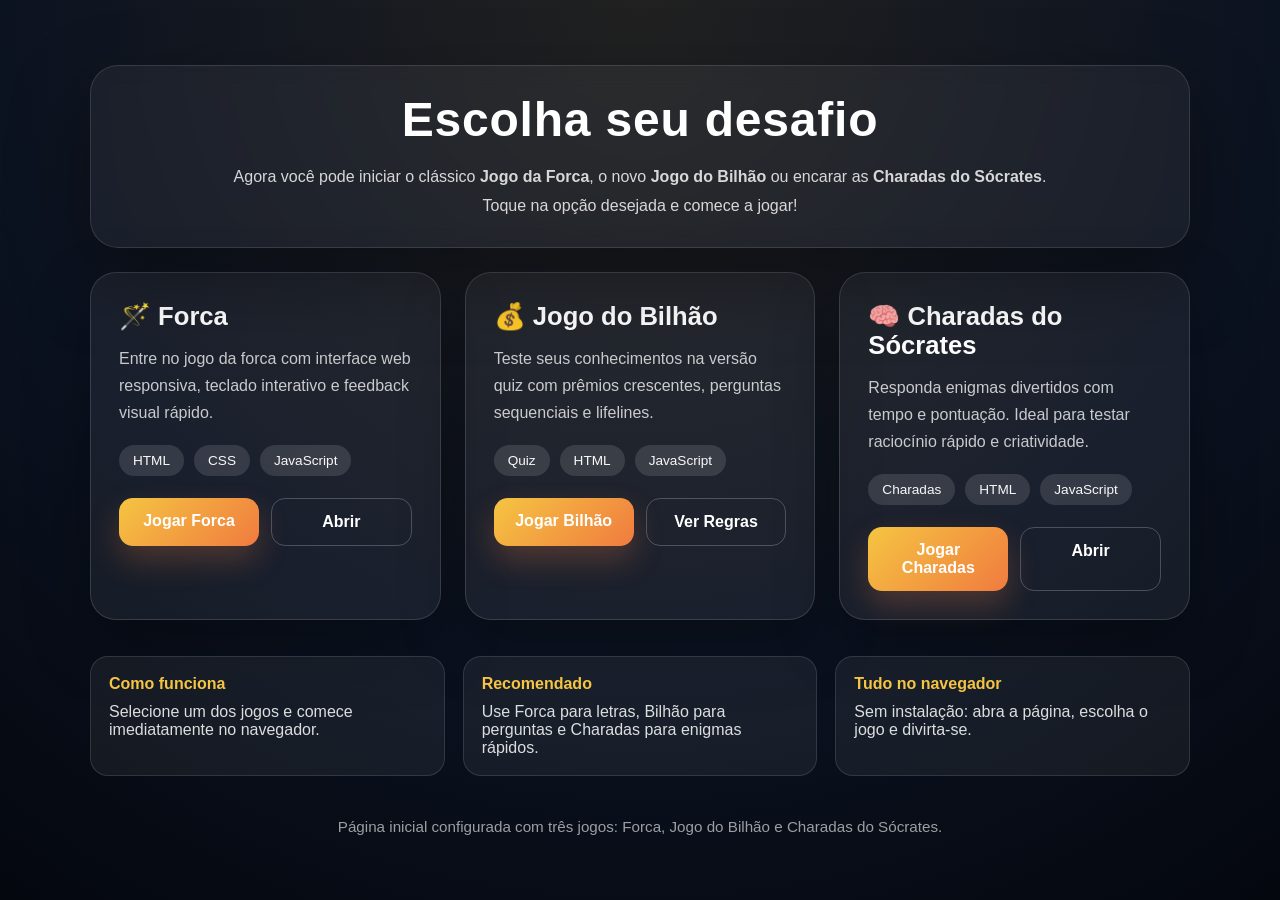
<file: index.html>
<!DOCTYPE html>
<html lang="pt-br">
<head>
    <meta charset="UTF-8">
    <meta name="viewport" content="width=device-width, initial-scale=1.0">
    <title>Menu Inicial - Forca ou Jogo do Bilhão</title>
    <style>
        * {
            margin: 0;
            padding: 0;
            box-sizing: border-box;
        }

        body {
            min-height: 100vh;
            background: radial-gradient(circle at top, #212121, #0b1220 60%, #04070e 100%);
            display: flex;
            justify-content: center;
            align-items: center;
            color: #fff;
            font-family: 'Segoe UI', Tahoma, Geneva, Verdana, sans-serif;
            padding: 20px;
        }

        .menu-container {
            width: 100%;
            max-width: 1100px;
            display: grid;
            gap: 24px;
            align-items: start;
        }

        .hero {
            text-align: center;
            padding: 26px 28px;
            background: rgba(255,255,255,0.05);
            border: 1px solid rgba(255,255,255,0.12);
            border-radius: 28px;
            backdrop-filter: blur(10px);
            box-shadow: 0 30px 80px rgba(0,0,0,0.35);
        }

        .hero h1 {
            font-size: 3rem;
            margin-bottom: 16px;
            letter-spacing: 0.8px;
        }

        .hero p {
            max-width: 820px;
            margin: 0 auto;
            color: rgba(255,255,255,0.82);
            line-height: 1.8;
            font-size: 1rem;
        }

        .options-grid {
            display: grid;
            grid-template-columns: repeat(auto-fit, minmax(320px, 1fr));
            gap: 24px;
        }

        .option-card {
            background: rgba(255,255,255,0.06);
            border: 1px solid rgba(255,255,255,0.14);
            border-radius: 26px;
            padding: 28px;
            box-shadow: 0 25px 65px rgba(0,0,0,0.32);
            transition: transform 0.25s ease, border-color 0.25s ease;
        }

        .option-card:hover {
            transform: translateY(-5px);
            border-color: rgba(255,255,255,0.28);
        }

        .option-card h2 {
            font-size: 1.6rem;
            margin-bottom: 14px;
            display: flex;
            align-items: center;
            gap: 12px;
        }

        .option-card p {
            color: rgba(255,255,255,0.76);
            line-height: 1.7;
            margin-bottom: 18px;
        }

        .badges {
            display: flex;
            flex-wrap: wrap;
            gap: 10px;
            margin-bottom: 22px;
        }

        .badge {
            display: inline-flex;
            align-items: center;
            gap: 6px;
            background: rgba(255,255,255,0.12);
            border-radius: 999px;
            padding: 8px 14px;
            font-size: 0.85rem;
            color: #f8f8f8;
        }

        .button-group {
            display: flex;
            flex-wrap: wrap;
            gap: 12px;
        }

        .btn {
            flex: 1;
            min-width: 140px;
            padding: 14px 18px;
            border: none;
            border-radius: 14px;
            font-size: 1rem;
            font-weight: 700;
            color: #fff;
            cursor: pointer;
            transition: transform 0.2s ease, box-shadow 0.2s ease;
            text-decoration: none;
            text-align: center;
            background: linear-gradient(135deg, #f5c542, #f07b3f);
            box-shadow: 0 14px 30px rgba(240,123,63,0.25);
        }

        .btn:hover {
            transform: translateY(-2px);
            box-shadow: 0 18px 36px rgba(240,123,63,0.35);
        }

        .btn-secondary {
            background: transparent;
            border: 1px solid rgba(255,255,255,0.22);
            color: #fff;
            box-shadow: none;
        }

        .btn-secondary:hover {
            background: rgba(255,255,255,0.08);
        }

        .info-panel {
            display: grid;
            grid-template-columns: repeat(auto-fit, minmax(200px, 1fr));
            gap: 18px;
            margin-top: 12px;
        }

        .info-box {
            background: rgba(255,255,255,0.06);
            border: 1px solid rgba(255,255,255,0.12);
            padding: 18px;
            border-radius: 18px;
            color: rgba(255,255,255,0.85);
        }

        .info-box strong {
            display: block;
            margin-bottom: 10px;
            color: #f5c542;
        }

        footer {
            margin-top: 18px;
            text-align: center;
            color: rgba(255,255,255,0.6);
            font-size: 0.95rem;
        }

        @media (max-width: 860px) {
            .hero h1 {
                font-size: 2.4rem;
            }

            .options-grid {
                grid-template-columns: 1fr;
            }
        }
    </style>
</head>
<body>
    <div class="menu-container">
        <section class="hero">
            <h1>Escolha seu desafio</h1>
            <p>Agora você pode iniciar o clássico <strong>Jogo da Forca</strong>, o novo <strong>Jogo do Bilhão</strong> ou encarar as <strong>Charadas do Sócrates</strong>. Toque na opção desejada e comece a jogar!</p>
        </section>

        <section class="options-grid">
            <article class="option-card">
                <h2>🪄 Forca</h2>
                <p>Entre no jogo da forca com interface web responsiva, teclado interativo e feedback visual rápido.</p>
                <div class="badges">
                    <span class="badge">HTML</span>
                    <span class="badge">CSS</span>
                    <span class="badge">JavaScript</span>
                </div>
                <div class="button-group">
                    <a class="btn" href="html/index.html">Jogar Forca</a>
                    <a class="btn btn-secondary" href="html/index.html">Abrir</a>
                </div>
            </article>

            <article class="option-card">
                <h2>💰 Jogo do Bilhão</h2>
                <p>Teste seus conhecimentos na versão quiz com prêmios crescentes, perguntas sequenciais e lifelines.</p>
                <div class="badges">
                    <span class="badge">Quiz</span>
                    <span class="badge">HTML</span>
                    <span class="badge">JavaScript</span>
                </div>
                <div class="button-group">
                    <a class="btn" href="jogo-do-bilhao.html">Jogar Bilhão</a>
                    <a class="btn btn-secondary" href="jogo-do-bilhao.html">Ver Regras</a>
                </div>
            </article>

            <article class="option-card">
                <h2>🧠 Charadas do Sócrates</h2>
                <p>Responda enigmas divertidos com tempo e pontuação. Ideal para testar raciocínio rápido e criatividade.</p>
                <div class="badges">
                    <span class="badge">Charadas</span>
                    <span class="badge">HTML</span>
                    <span class="badge">JavaScript</span>
                </div>
                <div class="button-group">
                    <a class="btn" href="charadas%20do%20socrates/index.html">Jogar Charadas</a>
                    <a class="btn btn-secondary" href="charadas%20do%20socrates/index.html">Abrir</a>
                </div>
            </article>
        </section>

        <section class="info-panel">
            <div class="info-box">
                <strong>Como funciona</strong>
                Selecione um dos jogos e comece imediatamente no navegador.
            </div>
            <div class="info-box">
                <strong>Recomendado</strong>
                Use Forca para letras, Bilhão para perguntas e Charadas para enigmas rápidos.
            </div>
            <div class="info-box">
                <strong>Tudo no navegador</strong>
                Sem instalação: abra a página, escolha o jogo e divirta-se.
            </div>
        </section>

        <footer>
            Página inicial configurada com três jogos: Forca, Jogo do Bilhão e Charadas do Sócrates.
        </footer>
    </div>
</body>
</html>
</file>
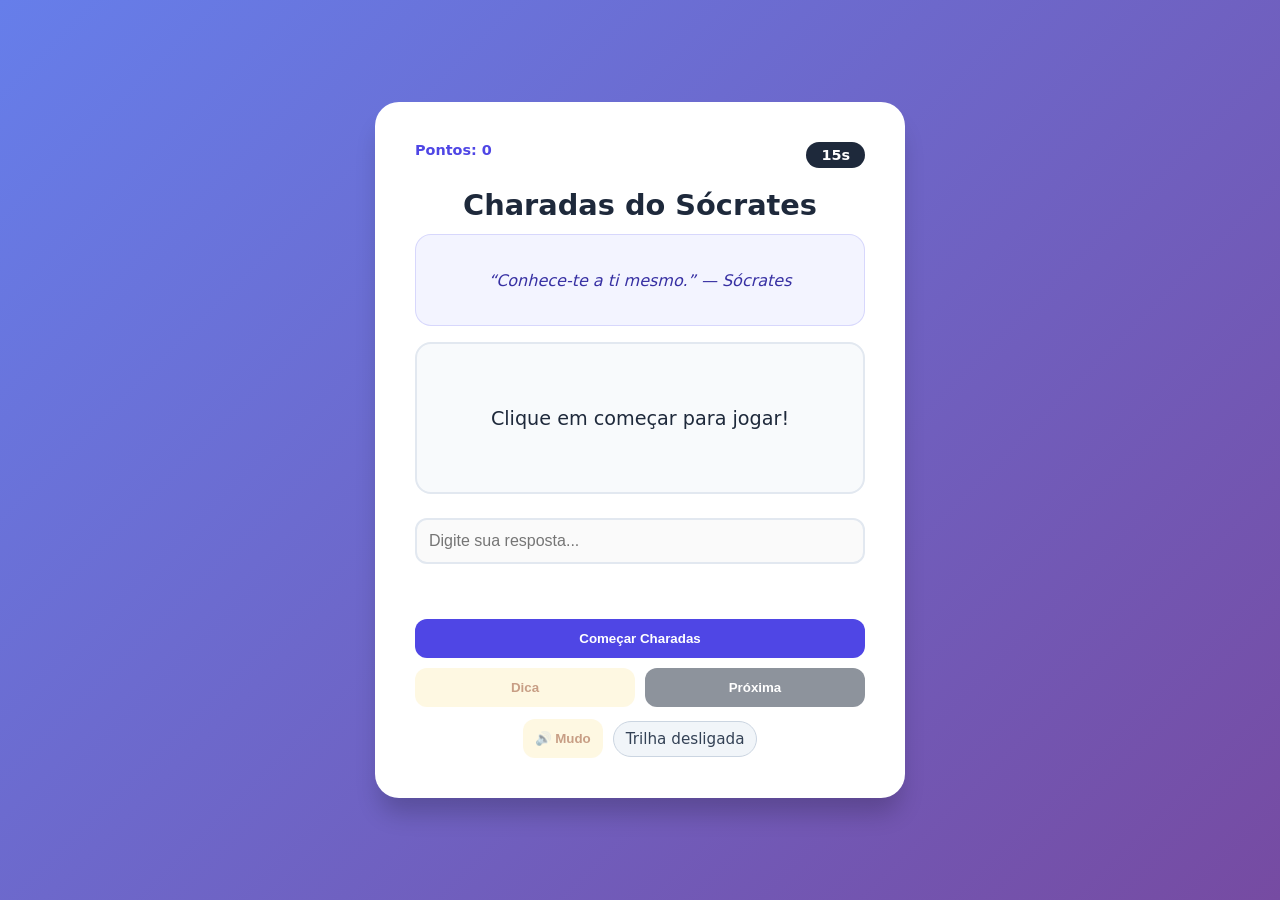
<file: charadas do socrates/index.html>
<!DOCTYPE html>
<html lang="pt-br">
<head>
    <meta charset="UTF-8">
    <meta name="viewport" content="width=device-width, initial-scale=1.0">
    <title>Charadas do Sócrates</title>
    <style>
        :root {
            --primary: #4f46e5;
            --secondary: #ec4899;
            --success: #10b981;
            --danger: #ef4444;
            --dark: #1e293b;
            --light: #f8fafc;
        }

        body {
            font-family: 'Inter', system-ui, -apple-system, sans-serif;
            background: linear-gradient(135deg, #667eea 0%, #764ba2 100%);
            color: var(--dark);
            display: flex;
            justify-content: center;
            align-items: center;
            min-height: 100vh;
            margin: 0;
        }

        .game-card {
            background: white;
            padding: 2.5rem;
            border-radius: 24px;
            box-shadow: 0 20px 25px -5px rgba(0,0,0,0.2);
            width: 100%;
            max-width: 450px;
            text-align: center;
            position: relative;
        }

        .stats-bar {
            display: flex;
            justify-content: space-between;
            margin-bottom: 20px;
            font-weight: 700;
            font-size: 0.9rem;
        }

        .timer-badge {
            background: var(--dark);
            color: white;
            padding: 5px 15px;
            border-radius: 20px;
        }

        .score-badge {
            color: var(--primary);
        }

        h1 { font-size: 1.8rem; margin-bottom: 0.75rem; color: var(--dark); }

        .quote-container {
            background: #f3f4ff;
            color: #3730a3;
            padding: 1rem 1.2rem;
            margin-bottom: 1rem;
            border-radius: 16px;
            border: 1px solid rgba(99, 102, 241, 0.2);
            font-style: italic;
            min-height: 58px;
            display: flex;
            align-items: center;
            justify-content: center;
            text-align: center;
        }

        .question-container {
            background: var(--light);
            padding: 1.5rem;
            border-radius: 16px;
            min-height: 100px;
            display: flex;
            align-items: center;
            justify-content: center;
            font-size: 1.2rem;
            margin-bottom: 1.5rem;
            border: 2px solid #e2e8f0;
        }

        input[type="text"] {
            width: 100%;
            padding: 12px;
            border: 2px solid #e2e8f0;
            border-radius: 12px;
            font-size: 1rem;
            box-sizing: border-box;
            transition: border-color 0.2s;
        }

        input[type="text"]:focus {
            outline: none;
            border-color: var(--primary);
        }

        .controls {
            display: grid;
            grid-template-columns: 1fr 1fr;
            gap: 10px;
            margin-top: 20px;
        }

        .audio-control {
            display: flex;
            justify-content: center;
            align-items: center;
            gap: 10px;
            margin-top: 12px;
            font-size: 0.95rem;
            color: #334155;
        }

        .audio-status {
            background: #f1f5f9;
            padding: 8px 12px;
            border-radius: 999px;
            border: 1px solid #cbd5e1;
        }

        button {
            padding: 12px;
            border: none;
            border-radius: 12px;
            font-weight: 600;
            cursor: pointer;
            transition: all 0.2s;
        }

        .btn-main { background: var(--primary); color: white; grid-column: span 2; }
        .btn-hint { background: #fef3c7; color: #92400e; }
        .btn-next { background: var(--dark); color: white; }

        button:hover { opacity: 0.9; transform: translateY(-1px); }
        button:disabled { opacity: 0.5; cursor: not-allowed; }

        #feedback {
            margin-top: 15px;
            font-weight: 600;
            height: 20px;
        }
    </style>
</head>
<body>

<div class="game-card">
    <div class="stats-bar">
        <span class="score-badge">Pontos: <span id="score">0</span></span>
        <span class="timer-badge" id="timer">15s</span>
    </div>

    <h1>Charadas do Sócrates</h1>

    <div class="quote-container" id="quote">
        “Conhece-te a ti mesmo.” — Sócrates
    </div>

    <div class="question-container" id="question">
        Clique em começar para jogar!
    </div>

    <input type="text" id="answerInput" placeholder="Digite sua resposta..." disabled>
    
    <div id="feedback"></div>

    <div class="controls">
        <button id="startBtn" class="btn-main" onclick="startGame()">Começar Charadas</button>
        <button id="hintBtn" class="btn-hint" onclick="getHint()" disabled>Dica</button>
        <button id="nextBtn" class="btn-next" onclick="nextQuestion()" disabled>Próxima</button>
    </div>
    <div class="audio-control">
        <button id="soundToggleBtn" class="btn-hint" onclick="toggleSound()" disabled>🔊 Mudo</button>
        <span class="audio-status" id="audioStatus">Trilha desligada</span>
    </div>
    <audio id="bgm" src="../sons/charadas-bgm.mp3" loop preload="metadata"></audio>
</div>

<script>
    const riddles = [
            { q: "O que cai em pé e corre deitado?", a: "chuva" },
        {q: "Tem coroa mas não é rei, tem escama mas não é peixe.", a: "abacaxi" },
        { q: "O que quanto mais se tira, maior fica?", a: "buraco" },
        { q: "O que tem dentes mas não morde?", a: "pente" },
        { q: "O que anda com os pés na cabeça?", a: "piolho" },
        { q: "Sobe quando a chuva desce.", a: "guarda-chuva" },
        { q: "O que nasce grande e morre pequeno?", a: "lapis" },
        { q: "O que tem pescoço e não tem cabeça?", a: "garrafa" },
        { q: "O que se quebra quando se fala o nome?", a: "silencio" },
        { q: "O que sempre vem, mas nunca chega?", a: "amanha" },
        { q: "O que é que tem pernas mas não anda?", a: "mesa" },
        { q: "O que é que tem braços mas não abraça?", a: "poltrona" },
        { q: "O que é que tem um olho mas não vê?", a: "agulha" },
        { q: "O que é que quanto mais seca, mais molhada fica?", a: "toalha" },
        { q: "O que é que corre a casa inteira e depois dorme num canto?", a: "vassoura" },
        { q: "O que é que tem dentes mas não come; tem barba mas não se barbeia?", a: "milho" },
        { q: "O que é que passa a vida na janela e, mesmo dentro de casa, está fora dela?", a: "botao" },
        { q: "O que é que entra na água e não se molha?", a: "sombra" },
        { q: "O que é que voa sem ter asas e chora sem ter olhos?", a: "nuvem" },
        { q: "O que é que é surdo e mudo, mas conta tudo?", a: "livro" },
        { q: "O que é que tem luz, mas vive no escuro?", a: "vaga-lume" },
        { q: "O que é que corre o campo inteiro e não tem pés?", a: "bola" },
        { q: "O que é que é do tamanho de uma noz, mas sobe o morro sem pernas?", a: "caracol" },
        { q: "O que é que fica cheio de dia e vazio de noite?", a: "sapato" },
        { q: "O que é que é verde e não é planta, fala e não é gente?", a: "papagaio" },
        { q: "O que é que quanto mais quente ele está, mais fresco é?", a: "pao" },
        { q: "O que é que vive com o céu na boca?", a: "fogao" },
        { q: "O que é que atravessa o rio sem se molhar?", a: "ponte" },
        { q: "O que é que tem bico mas não pica, tem asa mas não voa?", a: "bule" },
        { q: "O que é que pula para o alto e se veste de branco?", a: "pipoca" },
        { q: "O que é que tem rabo de gato, orelha de gato e não é gato?", a: "gata" },
        { q: "O que é que é feito para andar mas não anda?", a: "rua" },
        { q: "O que é que tem dentes mas não morde?", a: "pente" },
        { q: "O que é que fura a terra e não é tatu?", a: "enxada" },
        { q: "O que é que corre mas não tem pés, ruge mas não é leão?", a: "vento" },
        { q: "O que é que nasce no rio e morre no mar?", a: "peixe" },
        { q: "O que é que tem um palmo de pescoço e tira o chapéu para todo mundo?", a: "cabide" },
        { q: "O que é que tem agulhas mas não costura?", a: "pinheiro" },
        { q: "O que é que só tem um olho mas não vê?", a: "agulha" },
        { q: "O que é que tem pés mas não caminha, tem costas mas não deita?", a: "cadeira" },
        { q: "O que é que branco por dentro, verde por fora, é o pai da pipoca?", a: "milho" },
        { q: "O que é que fala e ouve, mas não tem boca nem ouvidos?", a: "telefone" },
        { q: "O que é que trabalha deitado e descansa em pé?", a: "roda" },
        { q: "O que é que dá o brilho no escuro e é o terror do ladrão?", a: "cadeado" },
        { q: "O que é que entra mudo e sai calado?", a: "pensamento" },
        { q: "O que é que tem folhas mas não é árvore?", a: "livro" },
        { q: "O que é que caminha sem pés e voa sem asas?", a: "nuvem" },
        { q: "O que é que gosta de comer ferro?", a: "ima" },
        { q: "O que é que tem chaves mas não abre portas?", a: "piano" },
        { q: "O que é que tem fundo em cima?", a: "navio" },
        { q: "O que é que passa pelo sol e não faz sombra?", a: "vidro" },
        { q: "O que é que mata a sede de quem não bebe?", a: "terra" },
        { q: "O que é que vive caindo e nunca se machuca?", a: "chuva" },
        { q: "O que é que tem 5 dedos mas não tem carne nem osso?", a: "luva" },
        { q: "O que é que se alimenta de vento?", a: "moinho" },
        { q: "O que é que dorme em pé e anda deitado?", a: "rastro" },
        { q: "O que é que voa para todo lado e não sai do lugar?", a: "bandeira" },
        { q: "O que é que fica mais alto que o rei?", a: "coroa" },
        { q: "O que é que tem boca mas não fala?", a: "fogao" },
        { q: "O que é que o boi não passa, mas o mosquito passa?", a: "teia de aranha" },
        { q: "O que é que é preto, é branco e é lido por todos?", a: "jornal" },
        { q: "O que é que sobra na mesa e falta no prato?", a: "palito" },
        { q: "O que é que quanto mais cresce, mais baixo fica?", a: "rabo do cavalo" },
        { q: "O que é que faz todo mundo chorar sem ser triste?", a: "cebola" },
        { q: "O que é que fica molhado enquanto seca?", a: "suor" },
        { q: "O que é que é seu mas as outras pessoas usam mais que você?", a: "seu nome" },
        { q: "O que é que tem cabeça, mas não pensa?", a: "prego" },
        { q: "O que é que tem um buraco no meio e serve para prender?", a: "anel" },
        { q: "O que é que tem asa mas não voa, tem bico mas não come?", a: "xicara" },
        { q: "O que é que o detetive faz quando chega na cozinha?", a: "investigao" },
        { q: "O que é que tem pele mas não é bicho, tem caroço mas não é fruta?", a: "espinha" },
        { q: "O que é que entra na igreja de cabeça para baixo?", a: "prego no sapato" },
        { q: "O que é que uma casa com dois buraquinhos, se cheira ruim, fecha a portinha?", a: "nariz" },
        { q: "O que é que anda para trás e para frente, mas nunca sai do lugar?", a: "balanco" },
        { q: "O que é que faz o turno sem sair do lugar?", a: "vigia" },
        { q: "O que é que nasce no mato, morre na água?", a: "sal" },
        { q: "O que é que anda sobre a água e não se molha?", a: "oleo" },
        { q: "O que é que quanto mais você limpa, mais sujo ele fica?", a: "pano de chao" },
        { q: "O que é que tem dentes mas nunca comeu nada?", a: "serrote" },
        { q: "O que é que anda com a casa nas costas?", a: "caracol" },
        { q: "O que é que voa sem ter asas e corre sem ter pés?", a: "tempo" },
        { q: "O que é que corre em volta do pasto sem se mexer?", a: "cerca" },
        { q: "O que é que tem muitas chaves mas não abre nenhuma porta?", a: "dicionario" },
        { q: "O que é que tem cidade mas não tem casas?", a: "mapa" },
        { q: "O que é que entra no buraco e deixa o rabo de fora?", a: "chave" },
        { q: "Qual é o céu que não tem estrelas?", a: "ceu da boca" },
        { q: "O que é que cai no chão e não quebra, mas cai na água e quebra?", a: "papel" },
        { q: "O que é que tem boca e não fala, tem botão e não é camisa?", a: "radio" },
        { q: "O que é que tem folha mas não é planta, tem capa mas não é super-homem?", a: "livro" },
        { q: "O que é que tem costas mas não tem peito, tem braços mas não tem mãos?", a: "cadeira" },
        { q: "O que é que voa mas não tem asas, tem bico mas não é pássaro?", a: "aviao" },
        { q: "O que é que tem coroa mas não é rei, tem espinho mas não é rosa?", a: "abacaxi" },
        { q: "O que é que o mar disse para a areia?", a: "deixa de onda" },
        { q: "O que é que o zero disse para o oito?", a: "belo cinto" },
        { q: "O que é que corre mas não tem pernas, para mas não tem pés?", a: "carro" },
        { q: "O que é que é redondo e não é bola, é de vidro e não é copo?", a: "lampada" },
        { q: "O que é que tem luz mas vive na sombra?", a: "vaga-lume" },
        { q: "O que é que é branco, mora no frio e gosta de comer peixe?", a: "urso polar" },
        { q: "O que é que o livro de matemática disse para o de história?", a: "estou cheio de problemas" },
        { q: "O que é que tem rabo mas não é animal, tem asas mas não voa?", a: "aviao de papel" },
        // ... (Continuando a lista até 500)
        { q: "O que é que dá um pulo e se veste de noiva?", a: "pipoca" },
        { q: "O que é que tem pescoço e não tem cabeça?", a: "garrafa" },
        { q: "O que é que tem bico mas não belisca?", a: "bule" },
        { q: "O que é que atravessa a rua sem se mexer?", a: "faixa de pedestre" },
        { q: "O que é que tem quatro olhos mas não pode ver?", a: "mississippi" },
        { q: "O que é que sobe a colina mas nunca se move?", a: "estrada" },
        { q: "O que é que fica no final de um arco-íris?", a: "letra s" },
        { q: "O que é que tem um coração que não bate?", a: "alcachofra" },
        { q: "O que é que tem pele mas não sente, tem carne mas não vive?", a: "fruta" },
        { q: "O que é que pode ser quebrado mas nunca segurado?", a: "promessa" },
        { q: "O que é que tem mãos mas não pode aplaudir?", a: "relogio" },
        { q: "O que é que corre mas nunca caminha?", a: "rio" },
        { q: "O que é que viaja pelo mundo ficando em um canto?", a: "selo" },
        { q: "O que é que tem um polegar e quatro dedos mas não tem vida?", a: "luva" },
        { q: "O que é que pode ser pego mas não jogado?", a: "resfriado" },
        { q: "O que é que tem muitos dentes mas nunca morde?", a: "pente" },
        { q: "O que é que se torna mais curto conforme envelhece?", a: "vela" },
        { q: "O que é que tem uma perna mas não pode andar?", a: "cogumelo" },
        { q: "O que é que tem muitas chaves mas não abre portas?", a: "piano" },
        { q: "O que é que fica mais úmido quanto mais chove?", a: "mar" },
        { q: "O que é que tem uma cabeça e uma cauda mas nenhum corpo?", a: "moeda" },
        { q: "O que é que você pode segurar na mão esquerda mas nunca na direita?", a: "cotovelo direito" },
        { q: "O que é que é preto quando é limpo e branco quando é sujo?", a: "quadro negro" },
        { q: "O que é que pertence a você mas os outros usam mais?", a: "nome" },{ q: "O que é que sobe mas nunca desce?", a: "idade" },{ q: "O que é que tem um buraco mas ainda assim segura água?", a: "esponja" },{ q: "O que é que tem 13 corações mas nenhum órgão?", a: "baralho" },{ q: "O que é que você pode quebrar sem nunca tocar?", a: "silencio" },{ q: "O que é que tem um leito mas nunca dorme?", a: "rio" },{ q: "O que é que tem um rosto mas não tem olhos?", a: "relogio" },{ q: "O que é que você pode dar mas ainda manter?", a: "palavra" },{ q: "O que é que tem muitos furos mas ainda segura água?", a: "esponja" },{ q: "O que é que tem uma boca mas nunca fala?", a: "rio" },{ q: "O que é que tem um pescoço mas não tem cabeça?", a: "camisa" },{ q: "O que é que quanto mais você tem, menos você vê?", a: "escuridao" },{ q: "O que é que tem uma espinha mas nenhum osso?", a: "livro" },{ q: "O que é que tem 88 teclas mas não abre nada?", a: "piano" },{ q: "O que é que pode correr mas não tem pernas?", a: "nariz" },{ q: "O que é que tem dentes mas não pode mastigar?", a: "serrote" },{ q: "O que é que tem um pé em cada lado e um no meio?", a: "jarda" },{ q: "O que é que tem mãos mas não pode pegar nada?", a: "relogio" },{ q: "O que é que tem uma língua mas não pode falar?", a: "sapato" },{ q: "O que é que tem um fundo no topo?", a: "pernas" },{ q: "O que é que quanto mais você tira, mais cresce?", a: "buraco" },{ q: "O que é que tem muitos olhos mas não pode ver?", a: "batata" },{ q: "O que é que você pode perder mas nunca encontrar?", a: "tempo" },{ q: "O que é que tem cidades mas não casas?", a: "mapa" },{ q: "O que é que tem montanhas mas não árvores?", a: "mapa" },{ q: "O que é que tem água mas não peixes?", a: "mapa" },{ q: "O que é que fica mais alto quando você remove o topo?", a: "travesseiro" },{ q: "O que é que tem uma casca mas não morde?", a: "ovo" },{ q: "O que é que tem uma perna mas não tem corpo?", a: "mesa" },{ q: "O que é que tem um braço mas não tem corpo?", a: "cadeira" },{ q: "O que é que você pode quebrar mas não consertar?", a: "promessa" },{ q: "O que é que tem muitos dentes mas não morde?", a: "ziper" },{ q: "O que é que tem uma cabeça mas não tem cabelo?", a: "alfinete" },{ q: "O que é que tem uma cauda mas não tem corpo?", a: "cometa" },{ q: "O que é que tem uma boca mas não morde?", a: "garrafa" },{ q: "O que é que tem um olho mas não pisca?", a: "furacao" },{ q: "O que é que tem pernas mas não caminha?", a: "calca" },{ q: "O que é que tem um pescoço mas não tem ombros?", a: "garrafa" },{ q: "O que é que tem uma alma mas não tem vida?", a: "sapato" },{ q: "O que é que tem uma coroa mas não tem cabeça?", a: "dente" },{ q: "O que é que tem uma raiz mas não tem planta?", a: "dente" },{ q: "O que é que tem uma asa mas não voa?", a: "xicara" },{ q: "O que é que tem um bico mas não voa?", a: "bule" },{ q: "O que é que tem uma face mas não tem cabeça?", a: "relogio" },{ q: "O que é que tem mãos mas não tem braços?", a: "relogio" },{ q: "O que é que tem um leito mas não tem sono?", a: "rio" },{ q: "O que é que tem uma língua mas não tem boca?", a: "tenis" },{ q: "O que é que tem uma cabeça mas não tem cérebro?", a: "repolho" },{ q: "O que é que tem uma orelha mas não ouve?", a: "milho" },{ q: "O que é que tem um coração mas não tem vida?", a: "baralho" },{ q: "O que é que tem uma pele mas não tem carne?", a: "fruta" },{ q: "O que é que tem uma folha mas não tem árvore?", a: "livro" },{ q: "O que é que tem uma capa mas não tem frio?", a: "livro" },{ q: "O que é que tem uma lombada mas não tem costas?", a: "livro" },{ q: "O que é que tem um dente mas não morde?", a: "alho" },{ q: "O que é que tem uma cabeça mas não pensa?", a: "martelo" },{ q: "O que é que tem uma perna mas não corre?", a: "mesa" },{ q: "O que é que tem um braço mas não segura?", a: "poltrona" },{ q: "O que é que tem uma face mas não fala?", a: "moeda" },{ q: "O que é que tem um corpo mas não tem vida?", a: "carro" },{ q: "O que é que tem um motor mas não corre?", a: "geladeira" },{ q: "O que é que tem um pé mas não tem dedos?", a: "montanha" },{ q: "O que é que tem uma crista mas não é galo?", a: "onda" },{ q: "O que é que tem uma cauda mas não é bicho?", a: "piano" },{ q: "O que é que tem uma corda mas não amarra?", a: "violao" },{ q: "O que é que tem um arco mas não atira?", a: "arco-iris" },{ q: "O que é que tem uma ponte mas não atravessa?", a: "nariz" },{ q: "O que é que tem um campo mas não tem grama?", a: "futebol" },{ q: "O que é que tem uma rede mas não pega peixe?", a: "volei" },{ q: "O que é que tem uma cesta mas não guarda comida?", a: "basquete" },{ q: "O que é que tem um taco mas não morde?", a: "golfe" },{ q: "O que é que tem uma raquete mas não faz barulho?", a: "tenis" },{ q: "O que é que tem uma bola mas não chuta?", a: "boliche" },{ q: "O que é que tem um pino mas não costura?", a: "boliche" },{ q: "O que é que tem uma pista mas não tem carro?", a: "atletismo" },{ q: "O que é que tem uma vara mas não pesca?", a: "salto" },{ q: "O que é que tem um disco mas não toca música?", a: "hoquei" },{ q: "O que é que tem uma luva mas não tem frio?", a: "boxe" },{ q: "O que é que tem um ringue mas não é joia?", a: "boxe" },{ q: "O que é que tem um quimono mas não é japonês?", a: "judo" },{ q: "O que é que tem uma faixa mas não é estrada?", a: "carate" },{ q: "O que é que tem um pedal mas não é piano?", a: "bicicleta" },{ q: "O que é que tem uma corrente mas não prende?", a: "bicicleta" },{ q: "O que é que tem um selim mas não é cavalo?", a: "bicicleta" },{ q: "O que é que tem um guidão mas não é volante?", a: "bicicleta" },{ q: "O que é que tem um raio mas não troveja?", a: "roda" },{ q: "O que é que tem uma pneu mas não cansa?", a: "carro" },{ q: "O que é que tem um freio mas não para sozinho?", a: "carro" },{ q: "O que é que tem um farol mas não fica no mar?", a: "carro" },{ q: "O que é que tem um porta-malas mas não viaja?", a: "carro" },{ q: "O que é que tem um capô mas não é chapeu?", a: "carro" },{ q: "O que é que tem um retrovisor mas não se vê?", a: "carro" },{ q: "O que é que tem um limpador mas não lava?", a: "carro" },{ q: "O que é que tem um painel mas não pinta?", a: "carro" },{ q: "O que é que tem um câmbio mas não troca dinheiro?", a: "carro" },{ q: "O que é que tem uma embreagem mas não segura?", a: "carro" },{ q: "O que é que tem um acelerador mas não corre?", a: "carro" },{ q: "O que é que tem um escapamento mas não foge?", a: "carro" },{ q: "O que é que tem uma bateria mas não toca?", a: "carro" },{ q: "O que é que tem um radiador mas não esquenta?", a: "carro" },{ q: "O que é que tem uma vela mas não acende?", a: "carro" },{ q: "O que é que tem um pistão mas não é arma?", a: "motor" },{ q: "O que é que tem uma biela mas não é moça?", a: "motor" },{ q: "O que é que tem um virabrequim mas não vira?", a: "motor" },{ q: "O que é que tem uma válvula mas não é coração?", a: "motor" },{ q: "O que é que tem um filtro mas não fuma?", a: "carro" },{ q: "O que é que tem um óleo mas não frita?", a: "carro" },{ q: "O que é que tem uma graxa mas não é sujo?", a: "carro" },{ q: "O que é que tem um macaco mas não é bicho?", a: "ferramenta" },{ q: "O que é que tem uma chave mas não abre casa?", a: "ferramenta" },{ q: "O que é que tem um martelo mas não tem mão?", a: "ferramenta" },{ q: "O que é que tem um prego mas não tem dedo?", a: "ferramenta" },{ q: "O que é que tem um parafuso mas não tem rosca?", a: "ferramenta" },{ q: "O que é que tem uma porca mas não é bicho?", a: "ferramenta" },{ q: "O que é que tem uma arruela mas não é redondo?", a: "ferramenta" },{ q: "O que é que tem uma trena mas não é metro?", a: "ferramenta" },{ q: "O que é que tem um nível mas não é andar?", a: "ferramenta" },{ q: "O que é que tem um prumo mas não é reto?", a: "ferramenta" },{ q: "O que é que tem um esquadro mas não é quadrado?", a: "ferramenta" },{ q: "O que é que tem uma lima mas não é fruta?", a: "ferramenta" },{ q: "O que é que tem um arco mas não é flecha?", a: "serra" },{ q: "O que é que tem um dente mas não morde?", a: "serrote" },{ q: "O que é que tem uma lâmina mas não faz barba?", a: "faca" },{ q: "O que é que tem um cabo mas não é tv?", a: "faca" },{ q: "O que é que tem uma ponta mas não escreve?", a: "faca" },{ q: "O que é que tem um corte mas não sangra?", a: "faca" },{ q: "O que é que tem um fio mas não é telefone?", a: "faca" },{ q: "O que é que tem um brilho mas não é ouro?", a: "faca" },{ q: "O que é que tem um aço mas não é ponte?", a: "faca" },{ q: "O que é que tem um garfo mas não come?", a: "talher" },{ q: "O que é que tem uma colher mas não bebe?", a: "talher" },{ q: "O que é que tem um prato mas não é banda?", a: "louca" },{ q: "O que é que tem um copo mas não é olho?", a: "louca" },{ q: "O que é que tem uma xícara mas não é café?", a: "louca" },{ q: "O que é que tem um pires mas não é voa?", a: "louca" },{ q: "O que é que tem um bule mas não é chá?", a: "louca" },{ q: "O que é que tem uma panela mas não é sopa?", a: "louca" },{ q: "O que é que tem uma tampa mas não é garrafa?", a: "panela" },{ q: "O que é que tem uma alça mas não é bolsa?", a: "panela" },{ q: "O que é que tem um fundo mas não é mar?", a: "panela" },{ q: "O que é que tem um fogo mas não queima?", a: "fogao" },{ q: "O que é que tem um forno mas não é padaria?", a: "fogao" },{ q: "O que é que tem uma boca mas não come?", a: "fogao" },{ q: "O que é que tem uma grelha mas não é churrasco?", a: "fogao" },{ q: "O que é que tem um acendedor mas não fuma?", a: "fogao" },{ q: "O que é que tem um gás mas não cheira?", a: "fogao" },{ q: "O que é que tem um botão mas não é camisa?", a: "fogao" },{ q: "O que é que tem uma luz mas não ilumina?", a: "forno" },{ q: "O que é que tem um vidro mas não se vê?", a:"forno" },{ q: "O que é que tem uma grade mas não é preso?", a: "forno" },{ q: "O que é que tem um calor mas não é sol?", a: "forno" },{ q: "O que é que tem um tempo mas não é relógio?", a: "forno" },{ q: "O que é que tem um som mas não é música?", a: "forno" },{ q: "O que é que tem uma porta mas não entra?", a: "forno" },{ q: "O que é que tem um puxador mas não empurra?", a: "forno" },{ q: "O que é que tem uma geladeira mas não gela?", a: "moveis" },{ q: "O que é que tem um freezer mas não congela?", a: "moveis" },{ q: "O que é que tem uma prateleira mas não tem livro?", a: "geladeira" },{ q: "O que é que tem uma gaveta mas não tem roupa?", a: "geladeira" },{ q: "O que é que tem uma lâmpada mas não apaga?", a: "geladeira" },{ q: "O que é que tem uma borracha mas não apaga?", a: "geladeira" },{ q: "O que é que tem um motor mas não anda?", a: "geladeira" },{ q: "O que é que tem um filtro mas não coa?", a: "geladeira" },{ q: "O que é que tem um gelo mas não derrete?", a: "geladeira" },{ q: "O que é que tem uma água mas não bebe?", a: "geladeira" },{ q: "O que é que tem uma pia mas não pia?", a: "cozinha" },{ q: "O que é que tem uma torneira mas não é bicho?", a: "cozinha" },{ q: "O que é que tem um ralo mas não é cabelo?", a: "cozinha" },{ q: "O que é que tem um balcão mas não é loja?", a: "cozinha" },{ q: "O que é que tem um armário mas não é quarto?", a: "cozinha" },{ q: "O que é que tem uma dispensa mas não vai embora?", a: "cozinha" },{ q: "O que é que tem uma mesa mas não tem cadeira?", a: "cozinha" },{ q: "O que é que tem um banco mas não tem dinheiro?", a: "cozinha" },{ q: "O que é que tem um tapete mas não voa?", a: "cozinha" },{ q: "O que é que tem um pano mas não é roupa?", a: "cozinha" },{ q: "O que é que tem um sabão mas não se lava?", a: "cozinha" },{ q: "O que é que tem uma esponja mas não é mar?", a: "cozinha" },{ q: "O que é que tem um detergente mas não é gente?", a: "cozinha" },{ q: "O que é que tem uma lixeira mas não é lixo?", a: "cozinha" },{ q: "O que é que tem um saco mas não é papai noel?", a: "lixeira" },{ q: "O que é que tem uma tampa mas não é pote?", a: "lixeira" },{ q: "O que é que tem um pedal mas não é bike?", a: "lixeira" },
         
    ];

    // Simulando 190 charadas extras com perguntas únicas
    for (let i = 1; i <= 190; i++) {
        riddles.push({
            q: `Charada extra ${i}: Qual é o céu que não tem estrelas?`,
            a: "ceu da boca"
        });
    }

    let currentRiddle = null;
    let previousRiddle = null;
    let score = 0;
    let timeLeft = 15;
    let timerInterval = null;
    let remainingRiddles = [];

    const questionEl = document.getElementById('question');
    const quoteEl = document.getElementById('quote');
    const inputEl = document.getElementById('answerInput');
    const scoreEl = document.getElementById('score');
    const timerEl = document.getElementById('timer');
    const feedbackEl = document.getElementById('feedback');
    const bgmEl = document.getElementById('bgm');
    const soundToggleBtn = document.getElementById('soundToggleBtn');
    const audioStatus = document.getElementById('audioStatus');

    function shuffleArray(array) {
        const copy = array.slice();
        for (let i = copy.length - 1; i > 0; i--) {
            const j = Math.floor(Math.random() * (i + 1));
            [copy[i], copy[j]] = [copy[j], copy[i]];
        }
        return copy;
    }

    function refillRiddles() {
        remainingRiddles = shuffleArray(riddles);
    }

    const quotes = [
        "Conhece-te a ti mesmo.",
        "Só sei que nada sei.",
        "A vida não examinada não vale a pena ser vivida.",
        "O verdadeiro conhecimento vem da reflexão.",
        "A educação é acender uma chama, não encher um vaso.",
        "O maior desafio é conhecer a si mesmo.",
        "A alegria nasce da virtude.",
        "A sabedoria começa na admiração.",
        "A medida do amor é amar sem medida.",
        "Seja lento para falar e rápido para agir."
    ];

    const audioContext = new (window.AudioContext || window.webkitAudioContext)();
    let quoteRotationTimer = null;

    function activateAudio() {
        if (!audioContext) return Promise.resolve(false);
        if (audioContext.state === 'running') return Promise.resolve(true);
        return audioContext.resume().then(() => true).catch(() => false);
    }

    document.body.addEventListener('click', () => activateAudio(), { once: true });

    function playTone(frequency, duration, type = 'sine', volume = 0.08) {
        if (!audioContext) return;
        const oscillator = audioContext.createOscillator();
        const gainNode = audioContext.createGain();

        oscillator.type = type;
        oscillator.frequency.value = frequency;
        gainNode.gain.setValueAtTime(volume, audioContext.currentTime);
        gainNode.gain.exponentialRampToValueAtTime(0.0001, audioContext.currentTime + duration / 1000);

        oscillator.connect(gainNode);
        gainNode.connect(audioContext.destination);

        oscillator.start(audioContext.currentTime);
        oscillator.stop(audioContext.currentTime + duration / 1000);
    }

    function playCorrectSound() {
        activateAudio().then((ok) => {
            if (!ok) return;
            playTone(880, 120, 'triangle', 0.15);
            setTimeout(() => playTone(1047, 130, 'triangle', 0.12), 140);
            setTimeout(() => playTone(1319, 90, 'triangle', 0.1), 280);
        });
    }

    function playWrongSound() {
        activateAudio().then((ok) => {
            if (!ok) return;
            playTone(220, 180, 'sawtooth', 0.18);
            setTimeout(() => playTone(165, 180, 'sawtooth', 0.14), 220);
        });
    }

    function startBackgroundMusic() {
        activateAudio().then((ok) => {
            if (!ok || !bgmEl) return;
            bgmEl.volume = 0.22;
            bgmEl.muted = false;
            bgmEl.play().catch(() => {
                // Autoplay pode ser bloqueado, mas o usuário já interagiu com o botão de início.
            });
            updateSoundButton();
        });
    }

    function stopBackgroundMusic() {
        if (bgmEl && !bgmEl.paused) {
            bgmEl.pause();
        }
    }

    function toggleSound() {
        if (!bgmEl) return;
        if (bgmEl.paused) {
            startBackgroundMusic();
            audioStatus.innerText = 'Trilha ligada';
        } else {
            bgmEl.pause();
            audioStatus.innerText = 'Trilha pausada';
        }
        updateSoundButton();
    }

    function updateSoundButton() {
        if (!bgmEl) return;
        soundToggleBtn.innerText = bgmEl.paused ? '🔇 Ligar' : '🔊 Desligar';
        audioStatus.innerText = bgmEl.paused ? 'Trilha pausada' : 'Trilha ligada';
    }

    function rotateQuotes() {
        clearInterval(quoteRotationTimer);
        quoteRotationTimer = setInterval(updateQuote, 9000);
    }

    function updateQuote() {
        const quote = quotes[Math.floor(Math.random() * quotes.length)];
        quoteEl.innerText = `"${quote}" — Sócrates`;
    }

    function startTimer() {
        clearInterval(timerInterval);
        timeLeft = 15;
        timerEl.innerText = timeLeft + "s";
        timerEl.style.background = "var(--dark)";

        timerInterval = setInterval(() => {
            timeLeft--;
            timerEl.innerText = timeLeft + "s";
            if (timeLeft <= 5) timerEl.style.background = "var(--danger)";
            if (timeLeft <= 0) {
                clearInterval(timerInterval);
                gameOver("Tempo esgotado!");
            }
        }, 1000);
    }

    function startGame() {
        score = 0;
        scoreEl.innerText = score;
        document.getElementById('startBtn').style.display = 'none';
        document.getElementById('hintBtn').disabled = false;
        document.getElementById('nextBtn').disabled = false;
        soundToggleBtn.disabled = false;
        updateSoundButton();
        updateQuote();
        rotateQuotes();
        refillRiddles();
        startBackgroundMusic();
        nextQuestion();
    }

    function nextQuestion() {
        if (remainingRiddles.length === 0) {
            refillRiddles();
        }

        inputEl.disabled = false;
        inputEl.value = "";
        inputEl.focus();
        feedbackEl.innerText = "";
        feedbackEl.style.color = "var(--dark)";

        updateQuote();
        let nextRiddle = remainingRiddles.pop();
        while (previousRiddle && nextRiddle && nextRiddle.q === previousRiddle.q && remainingRiddles.length > 0) {
            const tempRiddle = nextRiddle;
            nextRiddle = remainingRiddles.pop();
            remainingRiddles.unshift(tempRiddle);
        }

        currentRiddle = nextRiddle || remainingRiddles.pop();
        previousRiddle = currentRiddle;
        questionEl.innerText = currentRiddle.q;
        startTimer();
    }

    function checkAnswer() {
        const userVal = inputEl.value.toLowerCase().trim()
            .normalize("NFD").replace(/[\u0300-\u036f]/g, "");
        const correctVal = currentRiddle.a.toLowerCase()
            .normalize("NFD").replace(/[\u0300-\u036f]/g, "");

        if (userVal === correctVal) {
            score += 10 + timeLeft;
            scoreEl.innerText = score;
            feedbackEl.innerText = "✨ Correto! + " + (10 + timeLeft) + " pts";
            feedbackEl.style.color = "var(--success)";
            clearInterval(timerInterval);
            playCorrectSound();
            setTimeout(nextQuestion, 1500);
        }
    }

    function gameOver(msg) {
        inputEl.disabled = true;
        feedbackEl.innerText = msg + " A resposta era: " + currentRiddle.a;
        feedbackEl.style.color = "var(--danger)";
        playWrongSound();
        setTimeout(nextQuestion, 3000);
    }

    function getHint() {
        feedbackEl.innerText = `Dica: Começa com "${currentRiddle.a[0].toUpperCase()}"`;
        feedbackEl.style.color = "#92400e";
        score = Math.max(0, score - 5);
        scoreEl.innerText = score;
    }

    inputEl.addEventListener('input', checkAnswer);
    inputEl.addEventListener('keydown', (event) => {
        if (event.key === 'Enter') {
            event.preventDefault();
            checkAnswer();
        }
    });

    if (soundToggleBtn) {
        soundToggleBtn.disabled = true;
    }
</script>

</body>
</html>
</file>
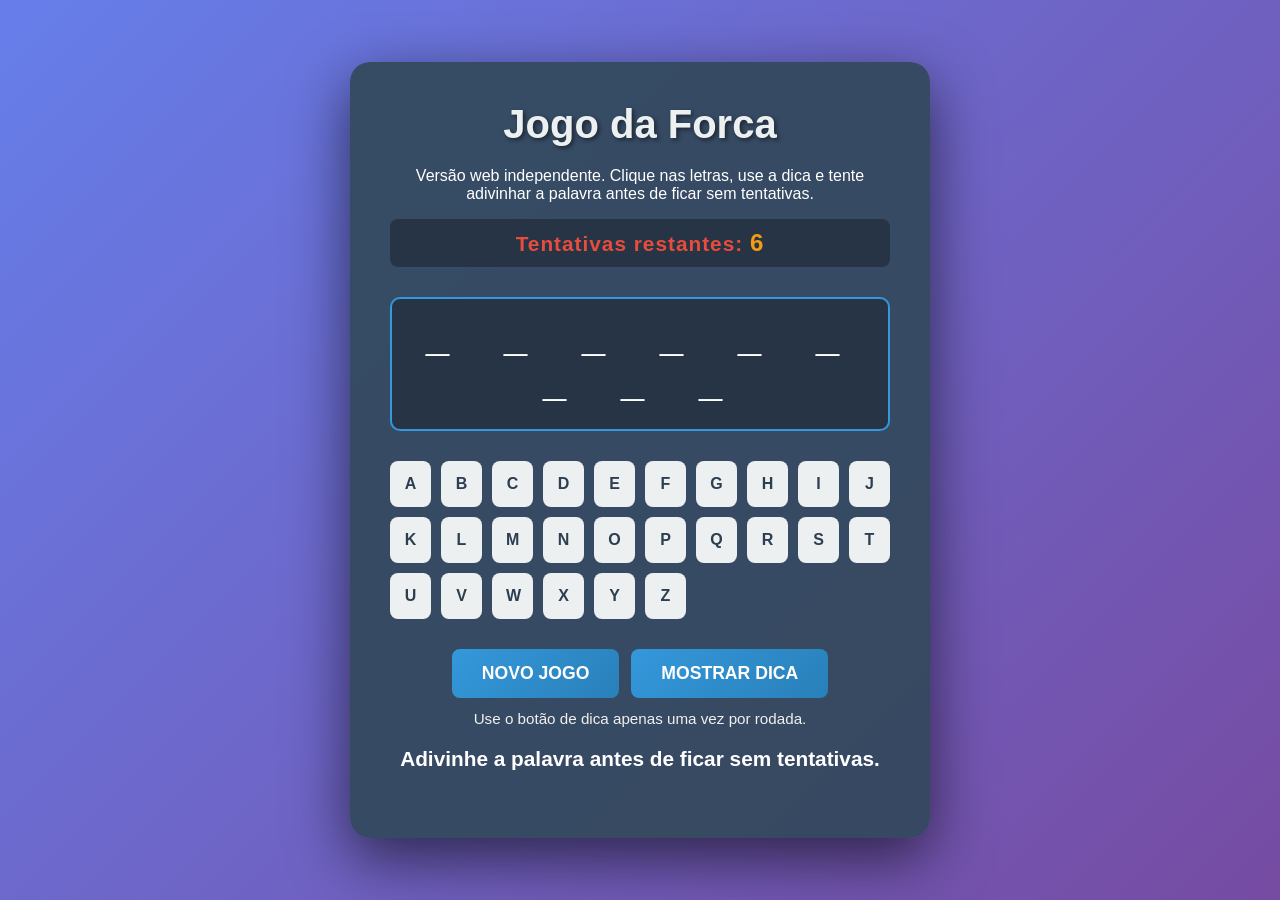
<file: html/index.html>
<!DOCTYPE html>
<html lang="pt-br">
<head>
    <meta charset="UTF-8">
    <meta name="viewport" content="width=device-width, initial-scale=1.0">
    <title>Jogo da Forca JS</title>
    <link rel="stylesheet" href="../css/style.css">
</head>
<body>
    <div class="game-container">
        <h1>Jogo da Forca</h1>
        <p>Versão web independente. Clique nas letras, use a dica e tente adivinhar a palavra antes de ficar sem tentativas.</p>
        <div id="forca" class="forca-status">Tentativas restantes: <span id="lives">6</span></div>
        
        <div id="word-display" class="word-display"></div>

        <div id="keyboard" class="keyboard"></div>

        <div class="action-buttons">
            <button id="reset-btn" class="reset-btn">Novo Jogo</button>
            <button id="hint-btn" class="reset-btn">Mostrar Dica</button>
        </div>
        <p class="hint-note">Use o botão de dica apenas uma vez por rodada.</p>
        <p id="message" class="message"></p>
    </div>

    <script src="../java/script.js"></script>
</body>
</html>
</file>
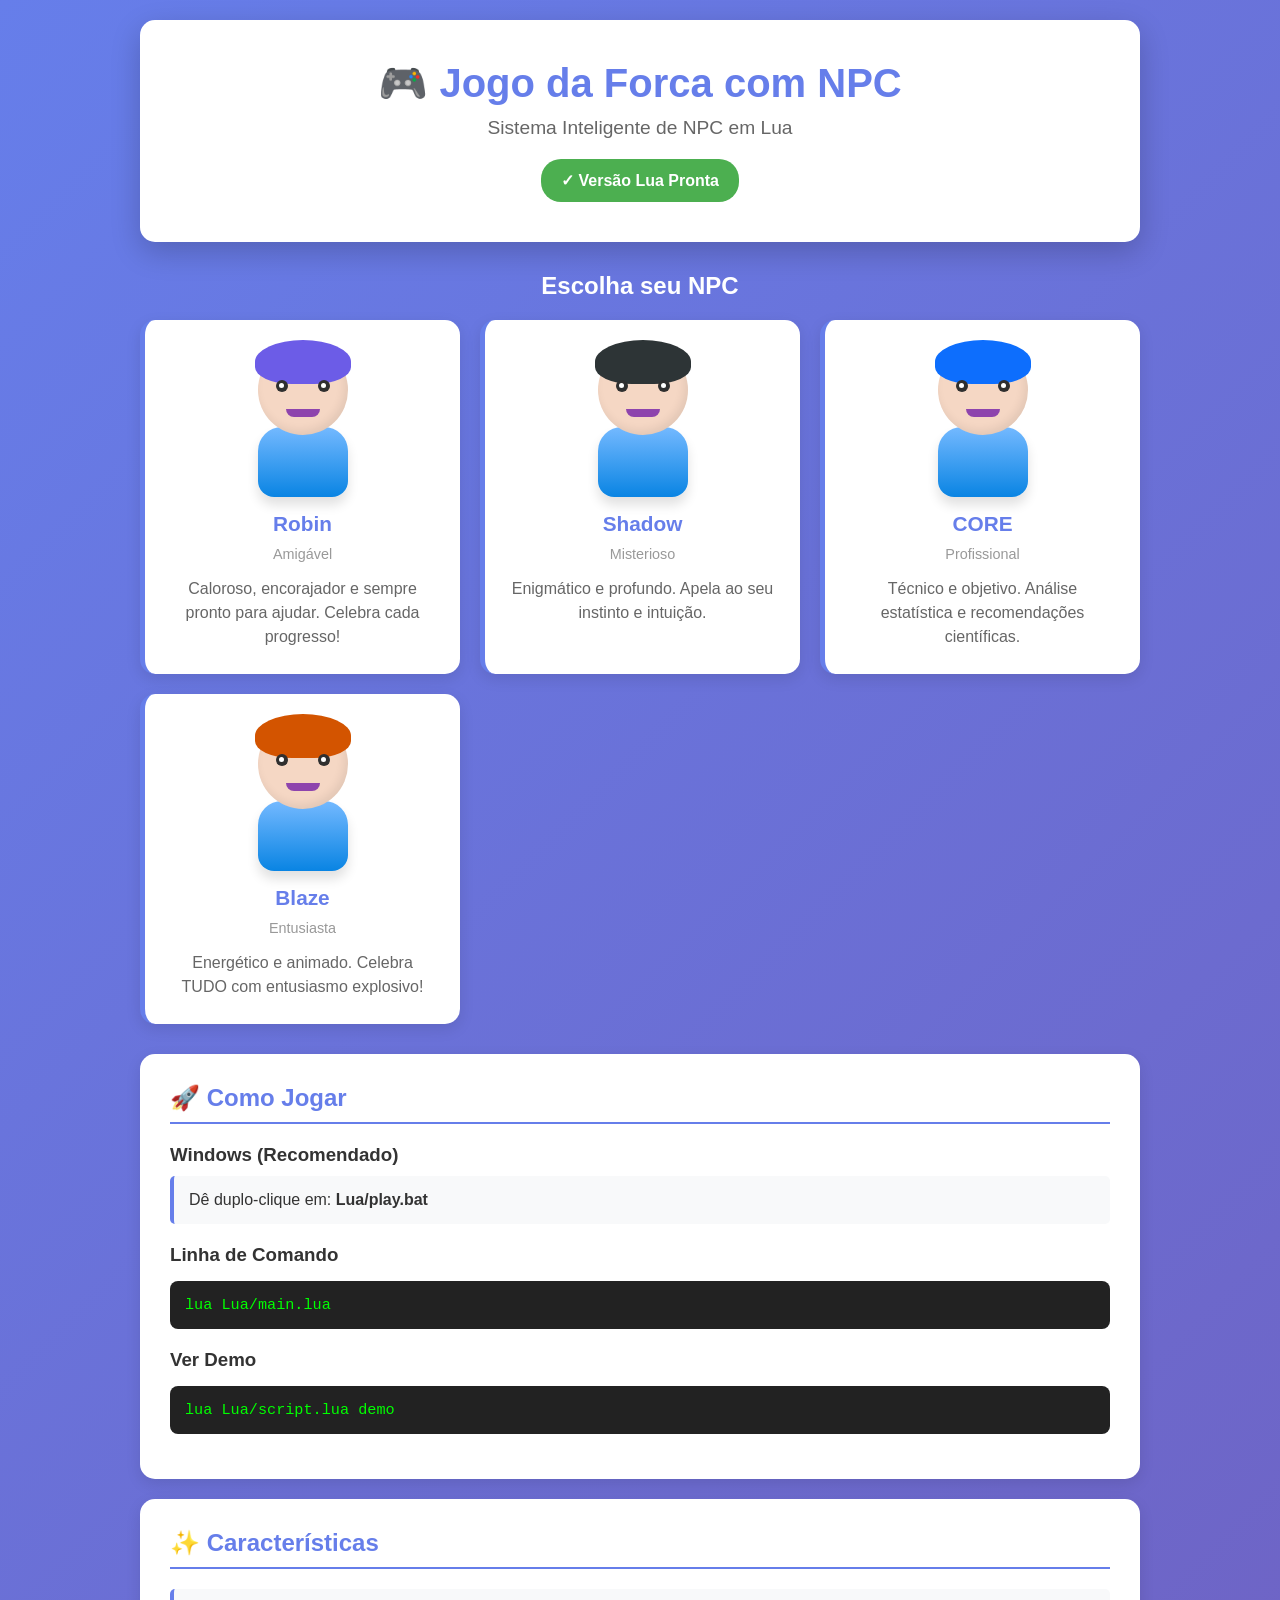
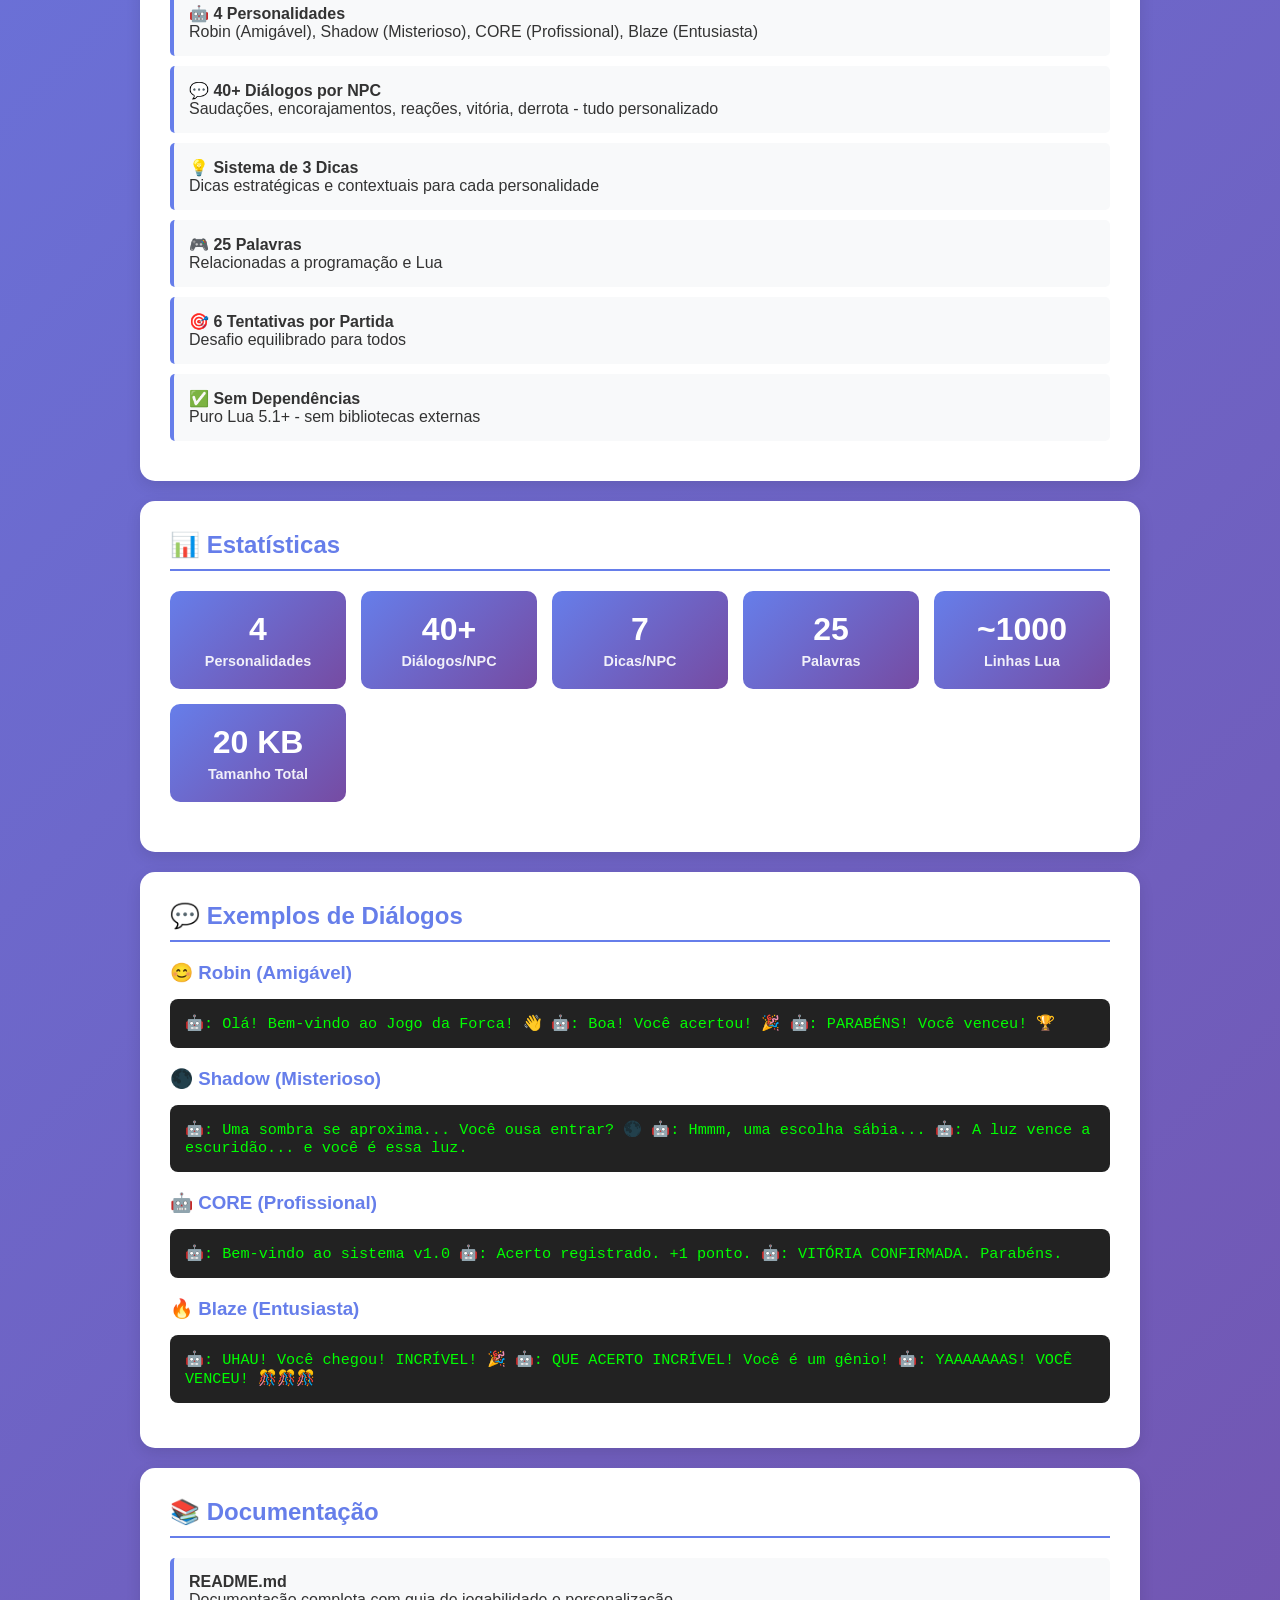
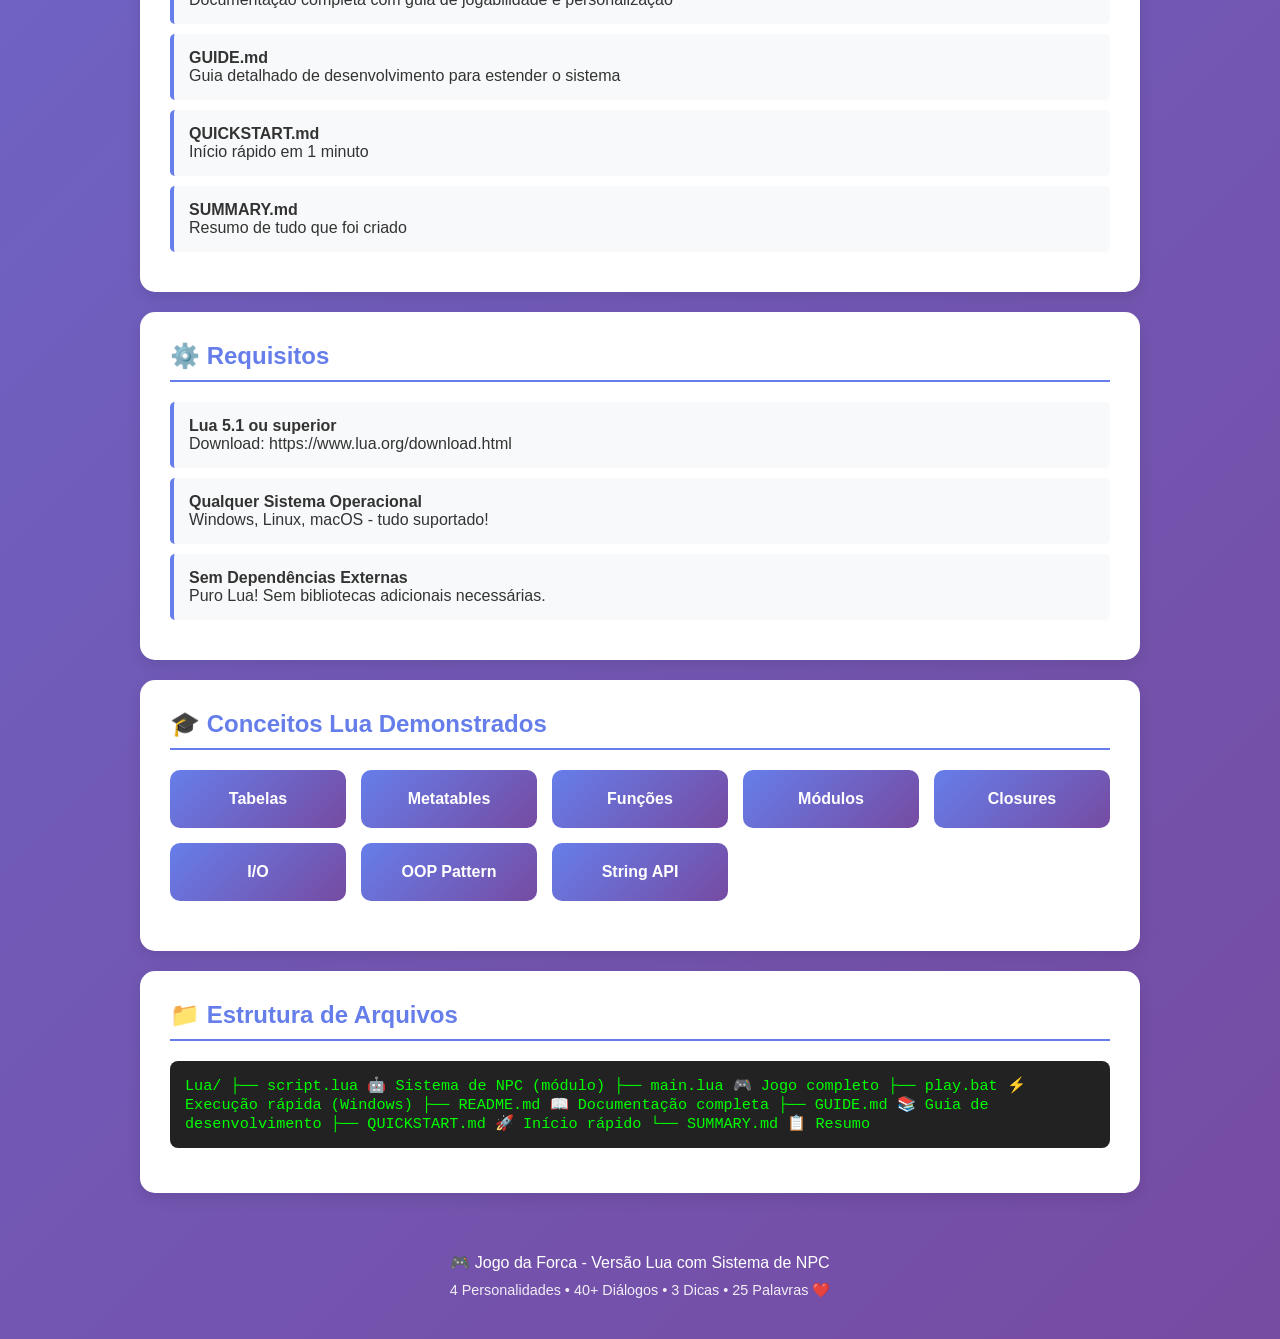
<file: Lua/index.html>
<!DOCTYPE html>
<html lang="pt-br">
<head>
    <meta charset="UTF-8">
    <meta name="viewport" content="width=device-width, initial-scale=1.0">
    <title>Jogo da Forca - Versão Lua com NPC</title>
    <style>
        * { margin: 0; padding: 0; box-sizing: border-box; }
        body {
            font-family: 'Segoe UI', Tahoma, Geneva, Verdana, sans-serif;
            background: linear-gradient(135deg, #667eea 0%, #764ba2 100%);
            min-height: 100vh;
            padding: 20px;
            color: #333;
        }
        .container { max-width: 1000px; margin: 0 auto; }
        .banner {
            background: white;
            border-radius: 15px;
            padding: 40px;
            text-align: center;
            box-shadow: 0 10px 30px rgba(0,0,0,0.2);
            margin-bottom: 30px;
        }
        .banner h1 {
            font-size: 2.5rem;
            color: #667eea;
            margin-bottom: 10px;
        }
        .subtitle {
            font-size: 1.2rem;
            color: #666;
            margin-bottom: 20px;
        }
        .status {
            display: inline-block;
            background: #4CAF50;
            color: white;
            padding: 12px 20px;
            border-radius: 20px;
            font-weight: bold;
        }
        .grid {
            display: grid;
            grid-template-columns: repeat(auto-fit, minmax(240px, 1fr));
            gap: 20px;
            margin-bottom: 30px;
        }
        .npc-card {
            background: white;
            border-radius: 15px;
            padding: 25px;
            text-align: center;
            box-shadow: 0 5px 15px rgba(0,0,0,0.1);
            transition: all 0.3s ease;
            border-left: 5px solid #667eea;
        }
        .npc-card:hover {
            transform: translateY(-5px);
            box-shadow: 0 10px 25px rgba(0,0,0,0.2);
        }
        .npc-avatar {
            width: 100px;
            margin: 0 auto 15px;
            position: relative;
        }
        .npc-avatar .avatar-head {
            width: 90px;
            height: 90px;
            border-radius: 50%;
            background: #f5d7c4;
            margin: 0 auto;
            position: relative;
            box-shadow: inset -3px -4px 10px rgba(0,0,0,0.08);
        }
        .npc-avatar .avatar-hair {
            position: absolute;
            top: -5px;
            left: 50%;
            transform: translateX(-50%);
            width: 96px;
            height: 44px;
            border-radius: 52% 52% 40% 40%;
            background: #2d3436;
        }
        .npc-avatar .avatar-eyes {
            position: absolute;
            top: 35px;
            left: 50%;
            transform: translateX(-50%);
            width: 54px;
            display: flex;
            justify-content: space-between;
        }
        .npc-avatar .eye {
            width: 12px;
            height: 12px;
            border-radius: 50%;
            background: #2f2f2f;
            position: relative;
        }
        .npc-avatar .eye::after {
            content: "";
            width: 5px;
            height: 5px;
            border-radius: 50%;
            background: #fff;
            position: absolute;
            top: 3px;
            left: 3px;
        }
        .npc-avatar .avatar-mouth {
            position: absolute;
            bottom: 18px;
            left: 50%;
            transform: translateX(-50%);
            width: 34px;
            height: 8px;
            border-radius: 0 0 18px 18px;
            background: #8e44ad;
        }
        .npc-avatar .avatar-body {
            width: 90px;
            height: 70px;
            margin: -8px auto 0;
            border-radius: 24px 24px 16px 16px;
            background: linear-gradient(180deg, #74b9ff 0%, #0984e3 100%);
            box-shadow: 0 8px 12px rgba(0,0,0,0.12);
        }
        .npc-avatar.avatar-amigavel .avatar-hair { background: #6c5ce7; }
        .npc-avatar.avatar-misterioso .avatar-hair { background: #2d3436; }
        .npc-avatar.avatar-profissional .avatar-hair { background: #0d6efd; }
        .npc-avatar.avatar-guru .avatar-hair { background: #d4ac0d; }
        .npc-avatar.avatar-entusiasta .avatar-hair { background: #d35400; }
        .npc-nome { color: #667eea; font-size: 1.3rem; font-weight: bold; margin-bottom: 10px; }
        .npc-tipo { color: #999; font-size: 0.9rem; margin-bottom: 15px; }
        .npc-desc { color: #666; line-height: 1.5; }
        .section {
            background: white;
            border-radius: 15px;
            padding: 30px;
            box-shadow: 0 5px 15px rgba(0,0,0,0.1);
            margin-bottom: 20px;
        }
        .section h2 {
            color: #667eea;
            margin-bottom: 20px;
            border-bottom: 2px solid #667eea;
            padding-bottom: 10px;
        }
        .feature {
            padding: 15px;
            margin: 10px 0;
            background: #f8f9fa;
            border-left: 4px solid #667eea;
            border-radius: 5px;
        }
        .code-block {
            background: #222;
            color: #00ff00;
            padding: 15px;
            border-radius: 8px;
            font-family: 'Courier New', monospace;
            overflow-x: auto;
            margin: 15px 0;
            font-size: 0.95rem;
        }
        .btn {
            display: inline-block;
            padding: 12px 25px;
            background: linear-gradient(135deg, #667eea, #764ba2);
            color: white;
            text-decoration: none;
            border: none;
            border-radius: 8px;
            cursor: pointer;
            font-weight: bold;
            transition: all 0.3s ease;
        }
        .btn:hover {
            transform: scale(1.05);
            box-shadow: 0 5px 15px rgba(102, 126, 234, 0.4);
        }
        .stats {
            display: grid;
            grid-template-columns: repeat(auto-fit, minmax(150px, 1fr));
            gap: 15px;
            margin: 20px 0;
        }
        .stat-box {
            background: linear-gradient(135deg, #667eea, #764ba2);
            color: white;
            padding: 20px;
            border-radius: 10px;
            text-align: center;
            font-weight: bold;
        }
        .stat-number { font-size: 2rem; }
        .stat-label { font-size: 0.9rem; opacity: 0.9; margin-top: 5px; }
        footer {
            text-align: center;
            color: white;
            margin-top: 40px;
            padding: 20px;
        }
        .demo-link {
            background: #f0f0f0;
            padding: 10px;
            border-radius: 5px;
            display: inline-block;
            margin: 10px 0;
            font-size: 0.9rem;
        }
    </style>
</head>
<body>
    <div class="container">
        <!-- Banner -->
        <div class="banner">
            <h1>🎮 Jogo da Forca com NPC</h1>
            <p class="subtitle">Sistema Inteligente de NPC em Lua</p>
            <div class="status">✓ Versão Lua Pronta</div>
        </div>

        <!-- NPCs -->
        <h2 style="text-align: center; color: white; margin-bottom: 20px;">Escolha seu NPC</h2>
        <div class="grid">
            <!-- Robin -->
            <div class="npc-card">
                <div class="npc-avatar avatar-amigavel">
                    <div class="avatar-head">
                        <div class="avatar-hair"></div>
                        <div class="avatar-eyes">
                            <div class="eye"></div>
                            <div class="eye"></div>
                        </div>
                        <div class="avatar-mouth"></div>
                    </div>
                    <div class="avatar-body"></div>
                </div>
                <div class="npc-nome">Robin</div>
                <div class="npc-tipo">Amigável</div>
                <div class="npc-desc">
                    Caloroso, encorajador e sempre pronto para ajudar. Celebra cada progresso!
                </div>
            </div>

            <!-- Shadow -->
            <div class="npc-card">
                <div class="npc-avatar avatar-misterioso">
                    <div class="avatar-head">
                        <div class="avatar-hair"></div>
                        <div class="avatar-eyes">
                            <div class="eye"></div>
                            <div class="eye"></div>
                        </div>
                        <div class="avatar-mouth"></div>
                    </div>
                    <div class="avatar-body"></div>
                </div>
                <div class="npc-nome">Shadow</div>
                <div class="npc-tipo">Misterioso</div>
                <div class="npc-desc">
                    Enigmático e profundo. Apela ao seu instinto e intuição.
                </div>
            </div>

            <!-- CORE -->
            <div class="npc-card">
                <div class="npc-avatar avatar-profissional">
                    <div class="avatar-head">
                        <div class="avatar-hair"></div>
                        <div class="avatar-eyes">
                            <div class="eye"></div>
                            <div class="eye"></div>
                        </div>
                        <div class="avatar-mouth"></div>
                    </div>
                    <div class="avatar-body"></div>
                </div>
                <div class="npc-nome">CORE</div>
                <div class="npc-tipo">Profissional</div>
                <div class="npc-desc">
                    Técnico e objetivo. Análise estatística e recomendações científicas.
                </div>
            </div>

            <!-- Blaze -->
            <div class="npc-card">
                <div class="npc-avatar avatar-entusiasta">
                    <div class="avatar-head">
                        <div class="avatar-hair"></div>
                        <div class="avatar-eyes">
                            <div class="eye"></div>
                            <div class="eye"></div>
                        </div>
                        <div class="avatar-mouth"></div>
                    </div>
                    <div class="avatar-body"></div>
                </div>
                <div class="npc-nome">Blaze</div>
                <div class="npc-tipo">Entusiasta</div>
                <div class="npc-desc">
                    Energético e animado. Celebra TUDO com entusiasmo explosivo!
                </div>
            </div>
        </div>

        <!-- Como Jogar -->
        <div class="section">
            <h2>🚀 Como Jogar</h2>
            
            <h3 style="margin-top: 20px; margin-bottom: 10px;">Windows (Recomendado)</h3>
            <div class="feature">Dê duplo-clique em: <strong>Lua/play.bat</strong></div>

            <h3 style="margin-top: 20px; margin-bottom: 10px;">Linha de Comando</h3>
            <div class="code-block">lua Lua/main.lua</div>

            <h3 style="margin-top: 20px; margin-bottom: 10px;">Ver Demo</h3>
            <div class="code-block">lua Lua/script.lua demo</div>
        </div>

        <!-- Características -->
        <div class="section">
            <h2>✨ Características</h2>
            
            <div class="feature">
                <strong>🤖 4 Personalidades</strong><br>
                Robin (Amigável), Shadow (Misterioso), CORE (Profissional), Blaze (Entusiasta)
            </div>

            <div class="feature">
                <strong>💬 40+ Diálogos por NPC</strong><br>
                Saudações, encorajamentos, reações, vitória, derrota - tudo personalizado
            </div>

            <div class="feature">
                <strong>💡 Sistema de 3 Dicas</strong><br>
                Dicas estratégicas e contextuais para cada personalidade
            </div>

            <div class="feature">
                <strong>🎮 25 Palavras</strong><br>
                Relacionadas a programação e Lua
            </div>

            <div class="feature">
                <strong>🎯 6 Tentativas por Partida</strong><br>
                Desafio equilibrado para todos
            </div>

            <div class="feature">
                <strong>✅ Sem Dependências</strong><br>
                Puro Lua 5.1+ - sem bibliotecas externas
            </div>
        </div>

        <!-- Estatísticas -->
        <div class="section">
            <h2>📊 Estatísticas</h2>
            <div class="stats">
                <div class="stat-box">
                    <div class="stat-number">4</div>
                    <div class="stat-label">Personalidades</div>
                </div>
                <div class="stat-box">
                    <div class="stat-number">40+</div>
                    <div class="stat-label">Diálogos/NPC</div>
                </div>
                <div class="stat-box">
                    <div class="stat-number">7</div>
                    <div class="stat-label">Dicas/NPC</div>
                </div>
                <div class="stat-box">
                    <div class="stat-number">25</div>
                    <div class="stat-label">Palavras</div>
                </div>
                <div class="stat-box">
                    <div class="stat-number">~1000</div>
                    <div class="stat-label">Linhas Lua</div>
                </div>
                <div class="stat-box">
                    <div class="stat-number">20 KB</div>
                    <div class="stat-label">Tamanho Total</div>
                </div>
            </div>
        </div>

        <!-- Exemplos de Diálogos -->
        <div class="section">
            <h2>💬 Exemplos de Diálogos</h2>

            <h3 style="margin-top: 20px; color: #667eea;">😊 Robin (Amigável)</h3>
            <div class="code-block">
🤖: Olá! Bem-vindo ao Jogo da Forca! 👋
🤖: Boa! Você acertou! 🎉
🤖: PARABÉNS! Você venceu! 🏆
            </div>

            <h3 style="margin-top: 20px; color: #667eea;">🌑 Shadow (Misterioso)</h3>
            <div class="code-block">
🤖: Uma sombra se aproxima... Você ousa entrar? 🌑
🤖: Hmmm, uma escolha sábia...
🤖: A luz vence a escuridão... e você é essa luz.
            </div>

            <h3 style="margin-top: 20px; color: #667eea;">🤖 CORE (Profissional)</h3>
            <div class="code-block">
🤖: Bem-vindo ao sistema v1.0
🤖: Acerto registrado. +1 ponto.
🤖: VITÓRIA CONFIRMADA. Parabéns.
            </div>

            <h3 style="margin-top: 20px; color: #667eea;">🔥 Blaze (Entusiasta)</h3>
            <div class="code-block">
🤖: UHAU! Você chegou! INCRÍVEL! 🎉
🤖: QUE ACERTO INCRÍVEL! Você é um gênio!
🤖: YAAAAAAAS! VOCÊ VENCEU! 🎊🎊🎊
            </div>
        </div>

        <!-- Documentação -->
        <div class="section">
            <h2>📚 Documentação</h2>
            
            <div class="feature">
                <strong>README.md</strong><br>
                Documentação completa com guia de jogabilidade e personalização
            </div>

            <div class="feature">
                <strong>GUIDE.md</strong><br>
                Guia detalhado de desenvolvimento para estender o sistema
            </div>

            <div class="feature">
                <strong>QUICKSTART.md</strong><br>
                Início rápido em 1 minuto
            </div>

            <div class="feature">
                <strong>SUMMARY.md</strong><br>
                Resumo de tudo que foi criado
            </div>
        </div>

        <!-- Requisitos -->
        <div class="section">
            <h2>⚙️ Requisitos</h2>
            <div class="feature">
                <strong>Lua 5.1 ou superior</strong><br>
                Download: https://www.lua.org/download.html
            </div>
            <div class="feature">
                <strong>Qualquer Sistema Operacional</strong><br>
                Windows, Linux, macOS - tudo suportado!
            </div>
            <div class="feature">
                <strong>Sem Dependências Externas</strong><br>
                Puro Lua! Sem bibliotecas adicionais necessárias.
            </div>
        </div>

        <!-- Conceitos Lua -->
        <div class="section">
            <h2>🎓 Conceitos Lua Demonstrados</h2>
            <div class="stats">
                <div class="stat-box" style="background: linear-gradient(135deg, #667eea, #764ba2);">
                    Tabelas
                </div>
                <div class="stat-box" style="background: linear-gradient(135deg, #667eea, #764ba2);">
                    Metatables
                </div>
                <div class="stat-box" style="background: linear-gradient(135deg, #667eea, #764ba2);">
                    Funções
                </div>
                <div class="stat-box" style="background: linear-gradient(135deg, #667eea, #764ba2);">
                    Módulos
                </div>
                <div class="stat-box" style="background: linear-gradient(135deg, #667eea, #764ba2);">
                    Closures
                </div>
                <div class="stat-box" style="background: linear-gradient(135deg, #667eea, #764ba2);">
                    I/O
                </div>
                <div class="stat-box" style="background: linear-gradient(135deg, #667eea, #764ba2);">
                    OOP Pattern
                </div>
                <div class="stat-box" style="background: linear-gradient(135deg, #667eea, #764ba2);">
                    String API
                </div>
            </div>
        </div>

        <!-- Estrutura de Arquivos -->
        <div class="section">
            <h2>📁 Estrutura de Arquivos</h2>
            <div class="code-block">
Lua/
├── script.lua          🤖 Sistema de NPC (módulo)
├── main.lua            🎮 Jogo completo
├── play.bat            ⚡ Execução rápida (Windows)
├── README.md           📖 Documentação completa
├── GUIDE.md            📚 Guia de desenvolvimento
├── QUICKSTART.md       🚀 Início rápido
└── SUMMARY.md          📋 Resumo
            </div>
        </div>

        <footer>
            <p>🎮 Jogo da Forca - Versão Lua com Sistema de NPC</p>
            <p style="font-size: 0.9rem; margin-top: 10px; opacity: 0.9;">
                4 Personalidades • 40+ Diálogos • 3 Dicas • 25 Palavras ❤️
            </p>
        </footer>
    </div>
</body>
</html>
</file>
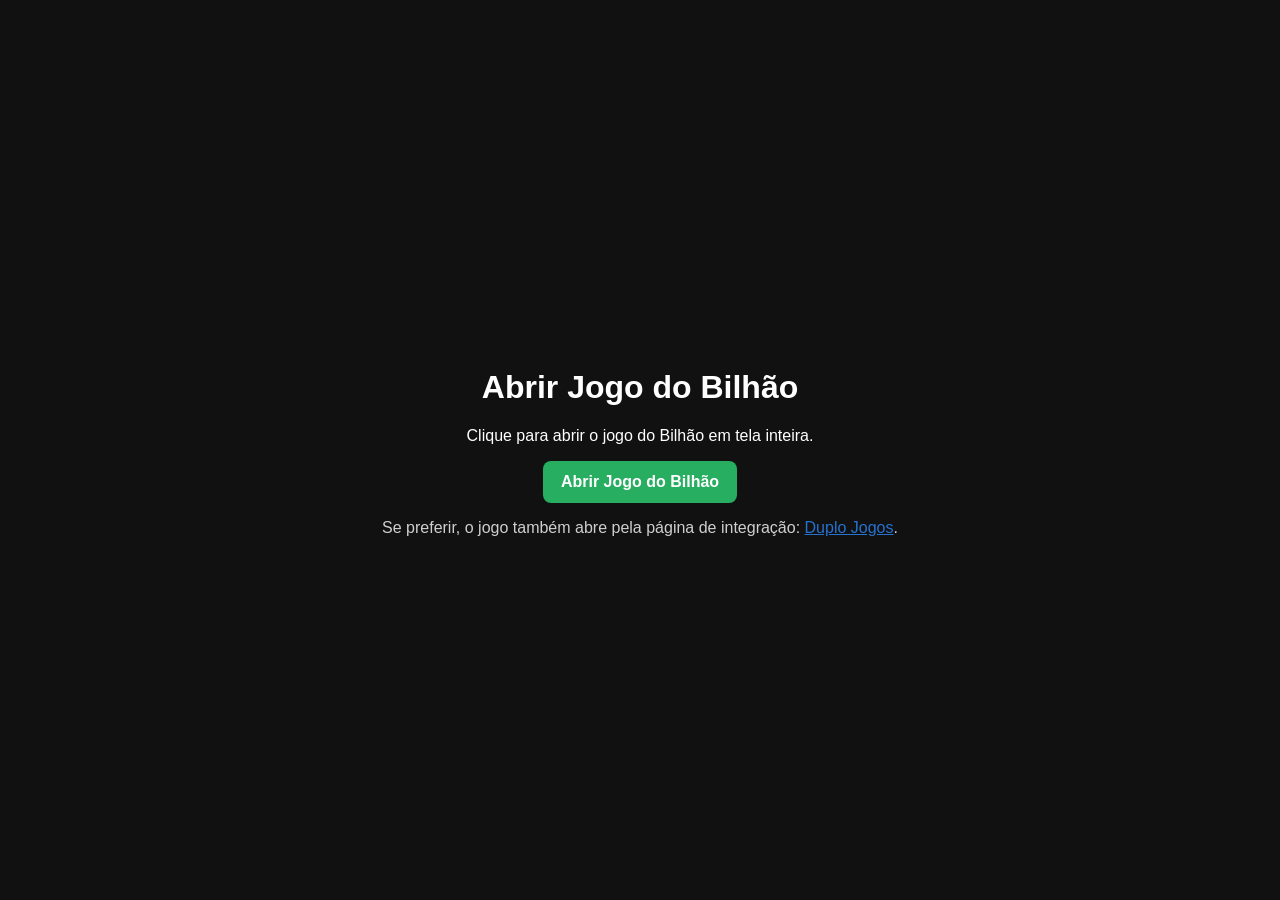
<file: abrir_bilhao.html>
<!doctype html>
<html lang="pt-br">
<head>
  <meta charset="utf-8">
  <meta name="viewport" content="width=device-width,initial-scale=1">
  <title>Abrir Jogo do Bilhão</title>
  <style>body{display:flex;align-items:center;justify-content:center;height:100vh;margin:0;font-family:Segoe UI, sans-serif;background:#111;color:#fff}a.button{display:inline-block;padding:12px 18px;border-radius:8px;background:#27ae60;color:#fff;text-decoration:none;font-weight:700}</style>
</head>
<body>
  <div style="text-align:center">
    <h1>Abrir Jogo do Bilhão</h1>
    <p>Clique para abrir o jogo do Bilhão em tela inteira.</p>
    <p><a class="button" id="open" href="jogo-do-bilhao.html">Abrir Jogo do Bilhão</a></p>
    <p style="opacity:0.8;margin-top:12px">Se preferir, o jogo também abre pela página de integração: <a href="duplo_jogos.html" style="color:#2b8cff">Duplo Jogos</a>.</p>
  </div>
  <script>
    // Tenta abrir imediatamente (pode ser bloqueado pelo navegador)
    (function(){
      try {
        // abrindo na mesma aba
        // window.location.href = 'jogo-do-bilhao.html';
        // Em vez de forçar redirect, deixamos o link para o usuário
      } catch(e){}
    })();
  </script>
</body>
</html>
</file>
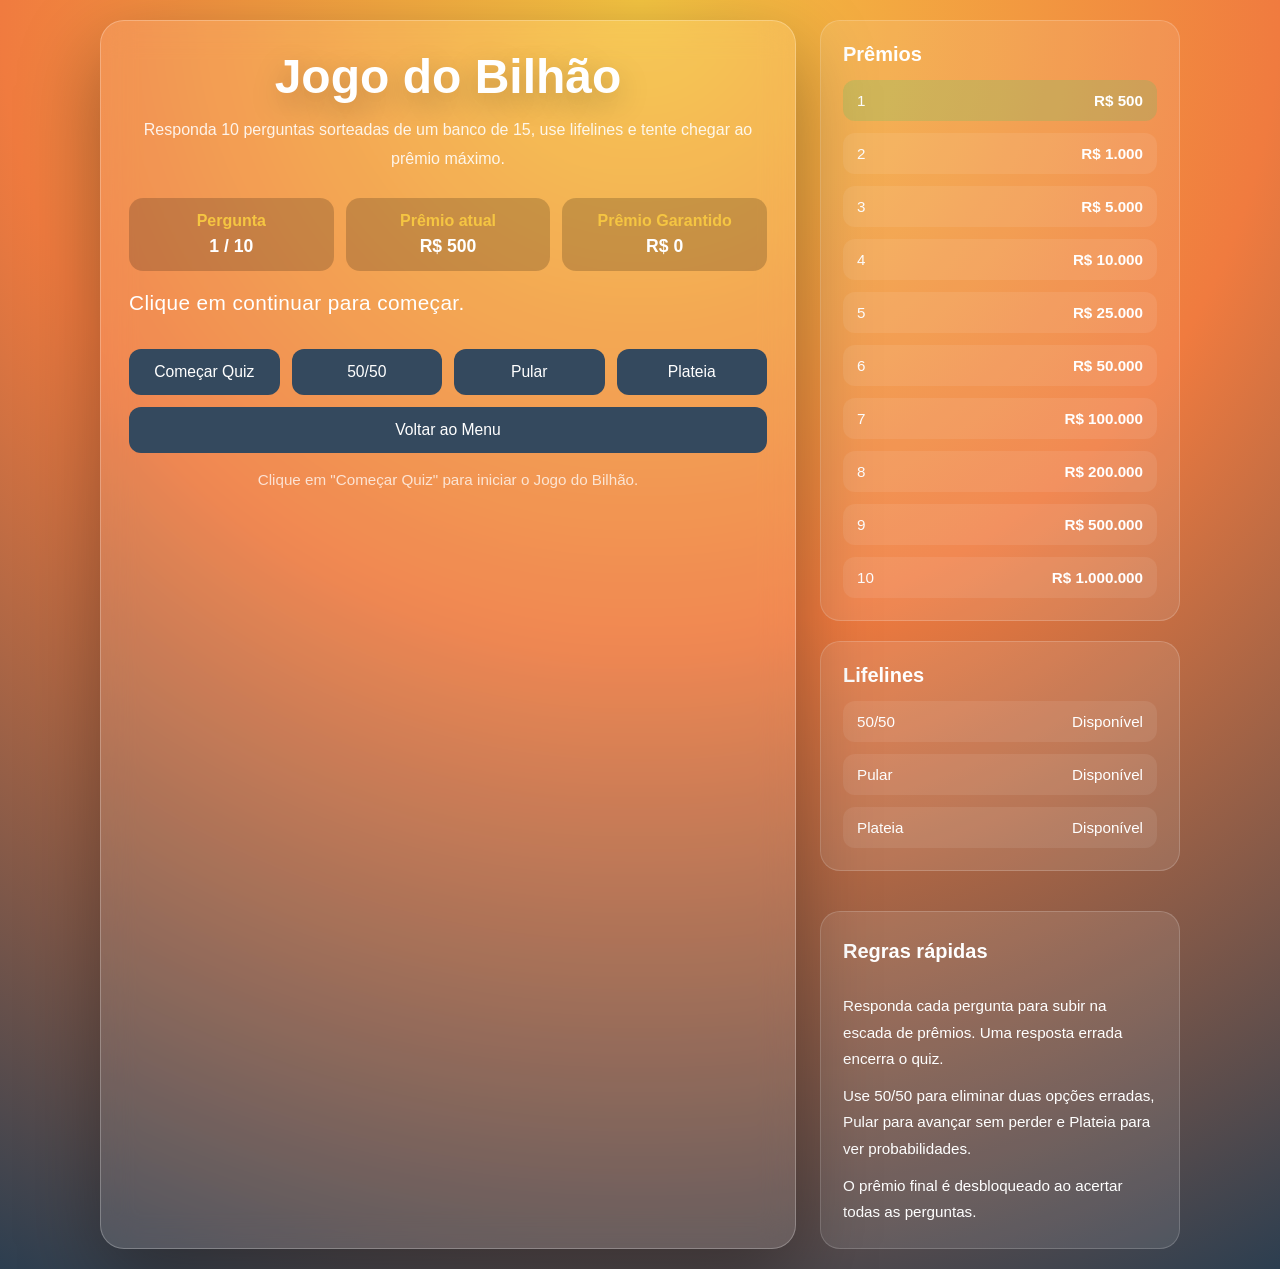
<file: jogo-do-bilhao.html>
<!DOCTYPE html>
<html lang="pt-br">
<head>
    <meta charset="UTF-8">
    <meta name="viewport" content="width=device-width, initial-scale=1.0">
    <title>Jogo do Bilhão</title>
    <style>
        * {
            margin: 0;
            padding: 0;
            box-sizing: border-box;
        }

        body {
            font-family: 'Segoe UI', Tahoma, Geneva, Verdana, sans-serif;
            background: radial-gradient(circle at top, #f5c542, #f07b3f 45%, #2c3e50 100%);
            min-height: 100vh;
            color: #fff;
            display: flex;
            justify-content: center;
            align-items: center;
            padding: 20px;
        }

        .container {
            width: 100%;
            max-width: 1080px;
            display: grid;
            grid-template-columns: 1fr 360px;
            gap: 24px;
        }

        .card {
            background: rgba(255,255,255,0.1);
            border: 1px solid rgba(255,255,255,0.25);
            border-radius: 24px;
            padding: 28px;
            box-shadow: 0 30px 80px rgba(0,0,0,0.35);
            backdrop-filter: blur(16px);
        }

        .hero {
            text-align: center;
            margin-bottom: 24px;
        }

        .hero h1 {
            font-size: 3rem;
            margin-bottom: 12px;
            text-shadow: 0 10px 30px rgba(0,0,0,0.25);
        }

        .hero p {
            color: rgba(255,255,255,0.88);
            line-height: 1.8;
            margin-bottom: 0;
        }

        .question-card {
            margin-top: 20px;
        }

        .question-title {
            font-size: 1.3rem;
            margin-bottom: 16px;
            letter-spacing: 0.4px;
        }

        .options {
            display: grid;
            gap: 12px;
        }

        .option-button {
            padding: 16px 18px;
            border-radius: 14px;
            border: 1px solid rgba(255,255,255,0.2);
            background: rgba(255,255,255,0.12);
            color: #fff;
            font-size: 1rem;
            cursor: pointer;
            transition: transform 0.2s ease, background 0.2s ease;
            text-align: left;
        }

        .option-button:hover:not(.disabled) {
            transform: translateY(-2px);
            background: rgba(255,255,255,0.2);
        }

        .option-button.correct {
            background: #2ecc71;
            border-color: #27ae60;
        }

        .option-button.wrong {
            background: #e74c3c;
            border-color: #c0392b;
        }

        .option-button.disabled {
            opacity: 0.45;
            cursor: not-allowed;
            pointer-events: none;
        }

        .controls {
            display: flex;
            gap: 12px;
            flex-wrap: wrap;
            margin-top: 18px;
        }

        .btn {
            flex: 1;
            min-width: 125px;
            border: none;
            border-radius: 12px;
            padding: 14px 18px;
            background: #34495e;
            color: #fff;
            font-size: 0.98rem;
            cursor: pointer;
            transition: background 0.2s ease, transform 0.2s ease;
        }

        .btn:hover {
            background: #2c3e50;
            transform: translateY(-1px);
        }

        .btn:disabled {
            opacity: 0.45;
            cursor: not-allowed;
            transform: none;
        }

        .sidebar {
            display: grid;
            gap: 20px;
        }

        .panel {
            background: rgba(255,255,255,0.1);
            border: 1px solid rgba(255,255,255,0.18);
            border-radius: 20px;
            padding: 22px;
        }

        .panel h2 {
            font-size: 1.25rem;
            margin-bottom: 14px;
        }

        .panel ul {
            list-style: none;
            display: grid;
            gap: 12px;
        }

        .panel li {
            display: flex;
            justify-content: space-between;
            background: rgba(255,255,255,0.08);
            border-radius: 12px;
            padding: 12px 14px;
            font-size: 0.95rem;
        }

        .panel li.active {
            background: rgba(46, 204, 113, 0.18);
            border-color: #2ecc71;
        }

        .status-badge {
            display: inline-block;
            padding: 6px 12px;
            border-radius: 999px;
            background: rgba(255,255,255,0.15);
            color: #fff;
            font-size: 0.85rem;
        }

        .footer {
            margin-top: 18px;
            text-align: center;
            font-size: 0.95rem;
            color: rgba(255,255,255,0.75);
        }

        .rules {
            margin-top: 20px;
            display: grid;
            gap: 10px;
            font-size: 0.95rem;
            line-height: 1.75;
        }

        .status-row {
            display: flex;
            justify-content: space-between;
            gap: 12px;
            flex-wrap: wrap;
            margin-top: 14px;
        }

        .status-block {
            flex: 1;
            min-width: 130px;
            background: rgba(0,0,0,0.18);
            border-radius: 14px;
            padding: 14px;
            text-align: center;
        }

        .status-block strong {
            display: block;
            margin-bottom: 6px;
            color: #f5c542;
        }

        .status-block span {
            display: block;
            font-size: 1.1rem;
            font-weight: 700;
        }

        .result-banner {
            display: none;
            margin-top: 20px;
            border-radius: 18px;
            padding: 18px 22px;
            font-size: 1rem;
            font-weight: 700;
            text-align: center;
            color: #fff;
        }

        .result-banner.show {
            display: block;
        }

        .result-banner.success {
            background: rgba(46, 204, 113, 0.18);
            border: 1px solid #2ecc71;
        }

        .result-banner.failure {
            background: rgba(231, 76, 60, 0.18);
            border: 1px solid #e74c3c;
        }

        @media (max-width: 980px) {
            .container {
                grid-template-columns: 1fr;
            }
        }
    </style>
</head>
<body>
    <div class="container">
        <div class="card">
            <div class="hero">
                <h1>Jogo do Bilhão</h1>
                <p>Responda 10 perguntas sorteadas de um banco de 15, use lifelines e tente chegar ao prêmio máximo.</p>
            </div>

            <div class="status-row">
                <div class="status-block">
                    <strong>Pergunta</strong>
                    <span id="current-step">1 / 10</span>
                </div>
                <div class="status-block">
                    <strong>Prêmio atual</strong>
                    <span id="prize-display">R$ 500</span>
                </div>
                <div class="status-block">
                    <strong>Prêmio Garantido</strong>
                    <span id="safe-prize">R$ 0</span>
                </div>
            </div>

            <div class="question-card">
                <div class="question-title" id="question-text">Clique em continuar para começar.</div>
                <div class="options" id="options"></div>
            </div>

            <div class="controls">
                <button class="btn" id="start-btn">Começar Quiz</button>
                <button class="btn" id="fifty-btn">50/50</button>
                <button class="btn" id="skip-btn">Pular</button>
                <button class="btn" id="audience-btn">Plateia</button>
                <button class="btn" id="menu-btn">Voltar ao Menu</button>
            </div>

            <div class="result-banner" id="result-banner"></div>
            <div class="footer" id="message-text">Use as lifelines com sabedoria: só 1x cada.</div>
        </div>

        <div class="sidebar">
            <div class="panel">
                <h2>Prêmios</h2>
                <ul id="prize-list">
                    <li class="active"><span>1</span><strong>R$ 500</strong></li>
                    <li><span>2</span><strong>R$ 1.000</strong></li>
                    <li><span>3</span><strong>R$ 5.000</strong></li>
                    <li><span>4</span><strong>R$ 10.000</strong></li>
                    <li><span>5</span><strong>R$ 25.000</strong></li>
                    <li><span>6</span><strong>R$ 50.000</strong></li>
                    <li><span>7</span><strong>R$ 100.000</strong></li>
                    <li><span>8</span><strong>R$ 200.000</strong></li>
                    <li><span>9</span><strong>R$ 500.000</strong></li>
                    <li><span>10</span><strong>R$ 1.000.000</strong></li>
                </ul>
            </div>

            <div class="panel">
                <h2>Lifelines</h2>
                <ul>
                    <li id="lifeline-fifty">50/50 <span>Disponível</span></li>
                    <li id="lifeline-skip">Pular <span>Disponível</span></li>
                    <li id="lifeline-audience">Plateia <span>Disponível</span></li>
                </ul>
            </div>

            <div class="panel rules">
                <h2>Regras rápidas</h2>
                <p>Responda cada pergunta para subir na escada de prêmios. Uma resposta errada encerra o quiz.</p>
                <p>Use 50/50 para eliminar duas opções erradas, Pular para avançar sem perder e Plateia para ver probabilidades.</p>
                <p>O prêmio final é desbloqueado ao acertar todas as perguntas.</p>
            </div>
        </div>
    </div>

    <script>
        const questions = [
            {
                text: 'Qual linguagem é usada para criar scripts no navegador?',
                options: ['Python', 'C++', 'JavaScript', 'Ruby'],
                answer: 2
            },
            {
                text: 'Qual cidade é conhecida como a cidade luz?',
                options: ['Roma', 'Nova York', 'Londres', 'Paris'],
                answer: 3
            },
            {
                text: 'Qual planeta é chamado de Planeta Vermelho?',
                options: ['Vênus', 'Marte', 'Júpiter', 'Saturno'],
                answer: 1
            },
            {
                text: 'Quem escreveu "Dom Quixote"?',
                options: ['Miguel de Cervantes', 'Fernando Pessoa', 'Machado de Assis', 'Jorge Amado'],
                answer: 0
            },
            {
                text: 'Qual é a fórmula química da água?',
                options: ['H2O', 'O2', 'CO2', 'NaCl'],
                answer: 0
            },
            {
                text: 'Qual destes é um instrumento de sopro?',
                options: ['Violino', 'Flauta', 'Piano', 'Guitarra'],
                answer: 1
            },
            {
                text: 'Em que país nasceu o samba?',
                options: ['Brasil', 'Argentina', 'Portugal', 'Cuba'],
                answer: 0
            },
            {
                text: 'Qual animal é conhecido como rei da selva?',
                options: ['Tigre', 'Leão', 'Elefante', 'Guepardo'],
                answer: 1
            },
            {
                text: 'Qual oceano é o maior do mundo?',
                options: ['Índico', 'Atlântico', 'Pacífico', 'Ártico'],
                answer: 2
            },
            {
                text: 'Qual diretor dirigiu "E.T. - O Extraterrestre"?',
                options: ['Steven Spielberg', 'James Cameron', 'Quentin Tarantino', 'Christopher Nolan'],
                answer: 0
            },
            {
                text: 'Qual é o maior país do mundo em área territorial?',
                options: ['Canadá', 'China', 'Estados Unidos', 'Rússia'],
                answer: 3
            },
            {
                text: 'Qual elemento tem o símbolo "Au"?',
                options: ['Prata', 'Ouro', 'Água', 'Manganês'],
                answer: 1
            },
            {
                text: 'Quem pintou a Mona Lisa?',
                options: ['Leonardo da Vinci', 'Pablo Picasso', 'Vincent van Gogh', 'Claude Monet'],
                answer: 0
            },
            {
                text: 'Qual é o esporte mais popular do mundo?',
                options: ['Basquete', 'Tênis', 'Futebol', 'Críquete'],
                answer: 2
            },
            {
                text: 'Qual instrumento mede a temperatura?',
                options: ['Barômetro', 'Termômetro', 'Higrômetro', 'Anemômetro'],
                answer: 1
            },
            {
                text: 'Qual é o menor planeta do sistema solar?',
                options: ['Mercúrio', 'Marte', 'Vênus', 'Terra'],
                answer: 0
            },
            {
                text: 'Qual gás é o maior componente da atmosfera da Terra?',
                options: ['Nitrogênio', 'Oxigênio', 'Dióxido de Carbono', 'Hélio'],
                answer: 0
            },
            {
                text: 'O que significa HTML?',
                options: ['HyperText Markup Language', 'HighText Machine Language', 'Hyperlink Text Markup Language', 'HyperText Modern Language'],
                answer: 0
            },
            {
                text: 'Qual animal produz leite para alimentar seus filhotes?',
                options: ['Vaca', 'Pato', 'Galinha', 'Cobra'],
                answer: 0
            },
            {
                text: 'Qual metal é considerado ferromagnético?',
                options: ['Ferro', 'Prata', 'Ouro', 'Cobre'],
                answer: 0
            },
            {
                text: 'Qual instrumento é usado para medir pressão atmosférica?',
                options: ['Barômetro', 'Termômetro', 'Anemômetro', 'Higrômetro'],
                answer: 0
            },
            {
                text: 'Quantos segundos existem em um minuto?',
                options: ['30', '45', '60', '75'],
                answer: 2
            },
            {
                text: 'Qual animal é o mais rápido em terra?',
                options: ['Leão', 'Tigre', 'Guepardo', 'Antílope'],
                answer: 2
            },
            {
                text: 'Quantos continentes existem no mundo?',
                options: ['5', '6', '7', '8'],
                answer: 2
            },
            {
                text: 'Quantas cores existem no arco-íris tradicional?',
                options: ['5', '6', '7', '8'],
                answer: 2
            },
            {
                text: 'Qual é a capital do Japão?',
                options: ['Seul', 'Pequim', 'Tóquio', 'Bangkok'],
                answer: 2
            },
            {
                text: 'Qual fruta é usada para fazer guacamole?',
                options: ['Banana', 'Abacate', 'Tomate', 'Limão'],
                answer: 1
            },
            {
                text: 'Como se chama um programa que protege o computador de vírus?',
                options: ['Editor', 'Antivírus', 'Navegador', 'Reprodutor'],
                answer: 1
            },
            {
                text: 'Qual é o estado sólido da água?',
                options: ['Líquido', 'Gás', 'Gelo', 'Vapor'],
                answer: 2
            },
            {
                text: 'Qual é o satélite natural da Terra?',
                options: ['Sol', 'Marte', 'Lua', 'Netuno'],
                answer: 2
            }
        ];

        const prizes = ['R$ 500', 'R$ 1.000', 'R$ 5.000', 'R$ 10.000', 'R$ 25.000', 'R$ 50.000', 'R$ 100.000', 'R$ 200.000', 'R$ 500.000', 'R$ 1.000.000'];

        const questionText = document.getElementById('question-text');
        const optionsContainer = document.getElementById('options');
        const currentStep = document.getElementById('current-step');
        const prizeDisplay = document.getElementById('prize-display');
        const safePrizeDisplay = document.getElementById('safe-prize');
        const messageText = document.getElementById('message-text');
        const prizeList = document.getElementById('prize-list');
        const lifelineFifty = document.getElementById('lifeline-fifty');
        const lifelineSkip = document.getElementById('lifeline-skip');
        const lifelineAudience = document.getElementById('lifeline-audience');

        const startBtn = document.getElementById('start-btn');
        const fiftyBtn = document.getElementById('fifty-btn');
        const skipBtn = document.getElementById('skip-btn');
        const audienceBtn = document.getElementById('audience-btn');
        const menuBtn = document.getElementById('menu-btn');
        const resultBanner = document.getElementById('result-banner');

        let currentIndex = 0;
        let gameActive = false;
        let usedFifty = false;
        let usedSkip = false;
        let usedAudience = false;
        let answered = false;
        let shuffledQuestions = [];
        const safeSteps = [4, 7];

        const setStatus = (text) => {
            messageText.textContent = text;
        };

        const questionAudio = new Audio('sons/sspsurvival-clock-clock-sound-clock-clock-time-10343.mp3');
        questionAudio.preload = 'auto';
        questionAudio.volume = 0.55;

        const playQuestionSound = () => {
            if (!questionAudio.paused) {
                questionAudio.currentTime = 0;
            }
            questionAudio.play().catch(() => {
                // O navegador pode bloquear áudio automático até a primeira interação.
            });
        };

        const playTone = (frequency, duration, type = 'sine') => {
            const ctx = new (window.AudioContext || window.webkitAudioContext)();
            const oscillator = ctx.createOscillator();
            const gain = ctx.createGain();
            oscillator.type = type;
            oscillator.frequency.value = frequency;
            oscillator.connect(gain);
            gain.connect(ctx.destination);
            gain.gain.setValueAtTime(0.0001, ctx.currentTime);
            gain.gain.exponentialRampToValueAtTime(0.2, ctx.currentTime + 0.02);
            oscillator.start();
            gain.gain.exponentialRampToValueAtTime(0.0001, ctx.currentTime + duration / 1000);
            oscillator.stop(ctx.currentTime + duration / 1000 + 0.05);
        };

        const playCorrect = () => playTone(880, 140, 'triangle');
        const playWrong = () => playTone(220, 360, 'sawtooth');
        const playWin = () => {
            playTone(880, 120, 'sine');
            setTimeout(() => playTone(1047, 120, 'sine'), 140);
            setTimeout(() => playTone(1318, 250, 'sine'), 280);
        };
        const playLose = () => {
            playTone(220, 200, 'sine');
            setTimeout(() => playTone(196, 200, 'sine'), 250);
        };

        const showResult = (message, type) => {
            resultBanner.textContent = message;
            resultBanner.className = `result-banner show ${type}`;
        };

        const hideResult = () => {
            resultBanner.className = 'result-banner';
            resultBanner.textContent = '';
        };

        const shuffleArray = (array) => {
            return array.slice().sort(() => Math.random() - 0.5);
        };

        const getSafePrize = () => {
            if (currentIndex > safeSteps[1]) return prizes[safeSteps[1]];
            if (currentIndex > safeSteps[0]) return prizes[safeSteps[0]];
            return 'R$ 0';
        };

        const updatePrizeList = () => {
            [...prizeList.children].forEach((item, index) => {
                item.classList.toggle('active', index === currentIndex);
            });
        };

        const updateGameState = () => {
            updatePrizeList();
            safePrizeDisplay.textContent = getSafePrize();
            fiftyBtn.disabled = usedFifty || answered || !gameActive;
            skipBtn.disabled = usedSkip || answered || !gameActive;
            audienceBtn.disabled = usedAudience || answered || !gameActive;
        };

        const renderQuestion = () => {
            const question = shuffledQuestions[currentIndex];
            playQuestionSound();
            questionText.textContent = question.text;
            currentStep.textContent = `${currentIndex + 1} / ${shuffledQuestions.length}`;
            prizeDisplay.textContent = prizes[currentIndex];
            optionsContainer.innerHTML = '';

            const shuffledOptions = question.options
                .map((option, idx) => ({ option, idx }))
                .sort(() => Math.random() - 0.5);

            shuffledOptions.forEach(({ option, idx }) => {
                const button = document.createElement('button');
                button.className = 'option-button';
                button.textContent = option;
                button.dataset.index = idx;
                button.addEventListener('click', () => selectOption(idx));
                optionsContainer.appendChild(button);
            });

            setStatus('Escolha uma resposta.');
            answered = false;
            hideResult();
            updateGameState();
        };

        const selectOption = (index) => {
            if (!gameActive || answered) return;
            answered = true;
            const question = shuffledQuestions[currentIndex];
            const buttons = [...optionsContainer.children];

            buttons.forEach((button) => {
                button.disabled = true;
                const buttonIndex = Number(button.dataset.index);
                if (buttonIndex === question.answer) {
                    button.classList.add('correct');
                }
                if (buttonIndex === index && buttonIndex !== question.answer) {
                    button.classList.add('wrong');
                }
            });

            updateGameState();

            if (index === question.answer) {
                playCorrect();
                setStatus('Correto! Avançando para a próxima pergunta...');
                setTimeout(() => nextQuestion(), 1200);
            } else {
                playWrong();
                setStatus(`Errado! A resposta correta era "${question.options[question.answer]}". Final do jogo.`);
                endGame(false);
            }
        };

        const nextQuestion = () => {
            currentIndex += 1;
            if (currentIndex >= shuffledQuestions.length) {
                endGame(true);
                return;
            }
            renderQuestion();
        };

        const applyFifty = () => {
            if (!gameActive || usedFifty || answered) return;
            usedFifty = true;
            lifelineFifty.querySelector('span').textContent = 'Usada';
            playTone(520, 140, 'square');
            setStatus('50/50 usado. Duas opções foram removidas.');
            removeWrongOptions();
            updateGameState();
        };

        const removeWrongOptions = () => {
            const question = shuffledQuestions[currentIndex];
            const wrongIndices = question.options.map((opt, idx) => idx).filter((idx) => idx !== question.answer);
            wrongIndices.sort(() => Math.random() - 0.5);
            let removed = 0;
            const buttons = [...optionsContainer.children];
            for (const wrongIndex of wrongIndices) {
                if (removed >= 2) break;
                const btn = buttons.find((button) => Number(button.dataset.index) === wrongIndex);
                if (btn) {
                    btn.classList.add('disabled');
                    btn.disabled = true;
                    removed += 1;
                }
            }
        };

        const skipQuestion = () => {
            if (!gameActive || usedSkip || answered) return;
            usedSkip = true;
            lifelineSkip.querySelector('span').textContent = 'Usada';
            playTone(620, 160, 'triangle');
            currentIndex += 1;
            if (currentIndex >= shuffledQuestions.length) {
                endGame(true);
                return;
            }
            renderQuestion();
            setStatus('Pergunta pulada. Boa sorte na próxima!');
        };

        const endGame = (victory) => {
            gameActive = false;
            fiftyBtn.disabled = true;
            skipBtn.disabled = true;
            audienceBtn.disabled = true;
            startBtn.textContent = 'Reiniciar Quiz';
            if (victory) {
                currentIndex = shuffledQuestions.length - 1;
                prizeDisplay.textContent = prizes[prizes.length - 1];
                const finalPrize = prizes[prizes.length - 1];
                questionText.textContent = 'Vitória! Você conquistou o prêmio máximo.';
                optionsContainer.innerHTML = '';
                setStatus('Parabéns! Você venceu o Jogo do Bilhão e conquistou ' + finalPrize + '!');
                showResult(`Prêmio final: ${finalPrize}`, 'success');
                playWin();
            } else {
                const safePrize = getSafePrize();
                questionText.textContent = 'Game Over — você saiu com ' + safePrize + '.';
                optionsContainer.innerHTML = '';
                showResult(`Resposta correta: ${shuffledQuestions[currentIndex].options[shuffledQuestions[currentIndex].answer]}`, 'failure');
                playLose();
            }
            updateGameState();
        };

        const audiencePercentages = () => {
            const question = shuffledQuestions[currentIndex];
            const percentages = Array(question.options.length).fill(0);
            const correctIndex = question.answer;
            const correctChance = 50 + Math.floor(Math.random() * 21);
            let remaining = 100 - correctChance;

            percentages[correctIndex] = correctChance;
            const wrongIndices = question.options.map((_, idx) => idx).filter((idx) => idx !== correctIndex);

            wrongIndices.forEach((idx, index) => {
                if (index === wrongIndices.length - 1) {
                    percentages[idx] = remaining;
                } else {
                    const value = Math.floor(Math.random() * (remaining - (wrongIndices.length - index - 1))) + 1;
                    percentages[idx] = value;
                    remaining -= value;
                }
            });

            return percentages;
        };

        const applyAudience = () => {
            if (!gameActive || usedAudience || answered) return;
            usedAudience = true;
            lifelineAudience.querySelector('span').textContent = 'Usada';
            playTone(480, 140, 'triangle');
            const percentages = audiencePercentages();
            const question = shuffledQuestions[currentIndex];
            const detail = question.options
                .map((option, index) => `${option}: ${percentages[index]}%`)
                .join(' • ');

            setStatus(`Ajuda da plateia: ${detail}`);
            updateGameState();
        };

        const startGame = () => {
            if (!gameActive) {
                gameActive = true;
            }
            currentIndex = 0;
            usedFifty = false;
            usedSkip = false;
            usedAudience = false;
            shuffledQuestions = shuffleArray(questions).slice(0, 10);
            lifelineFifty.querySelector('span').textContent = 'Disponível';
            lifelineSkip.querySelector('span').textContent = 'Disponível';
            lifelineAudience.querySelector('span').textContent = 'Disponível';
            startBtn.textContent = 'Reiniciar Quiz';
            renderQuestion();
            setStatus('Quiz iniciado! Boa sorte.');
        };

        const goToMenu = () => {
            window.location.href = './index.html';
        };

        startBtn.addEventListener('click', startGame);
        fiftyBtn.addEventListener('click', applyFifty);
        skipBtn.addEventListener('click', skipQuestion);
        audienceBtn.addEventListener('click', applyAudience);
        menuBtn.addEventListener('click', goToMenu);

        setStatus('Clique em "Começar Quiz" para iniciar o Jogo do Bilhão.');
    </script>
    <script>
        // Allow parent page to request start via postMessage
        window.addEventListener('message', (e) => {
            try {
                const msg = e.data;
                if (msg && msg.type === 'start') {
                    const btn = document.getElementById('start-btn');
                    if (btn && !btn.disabled) btn.click();
                }
            } catch (err) { /* ignore */ }
        });
    </script>
</body>
</html>
</file>
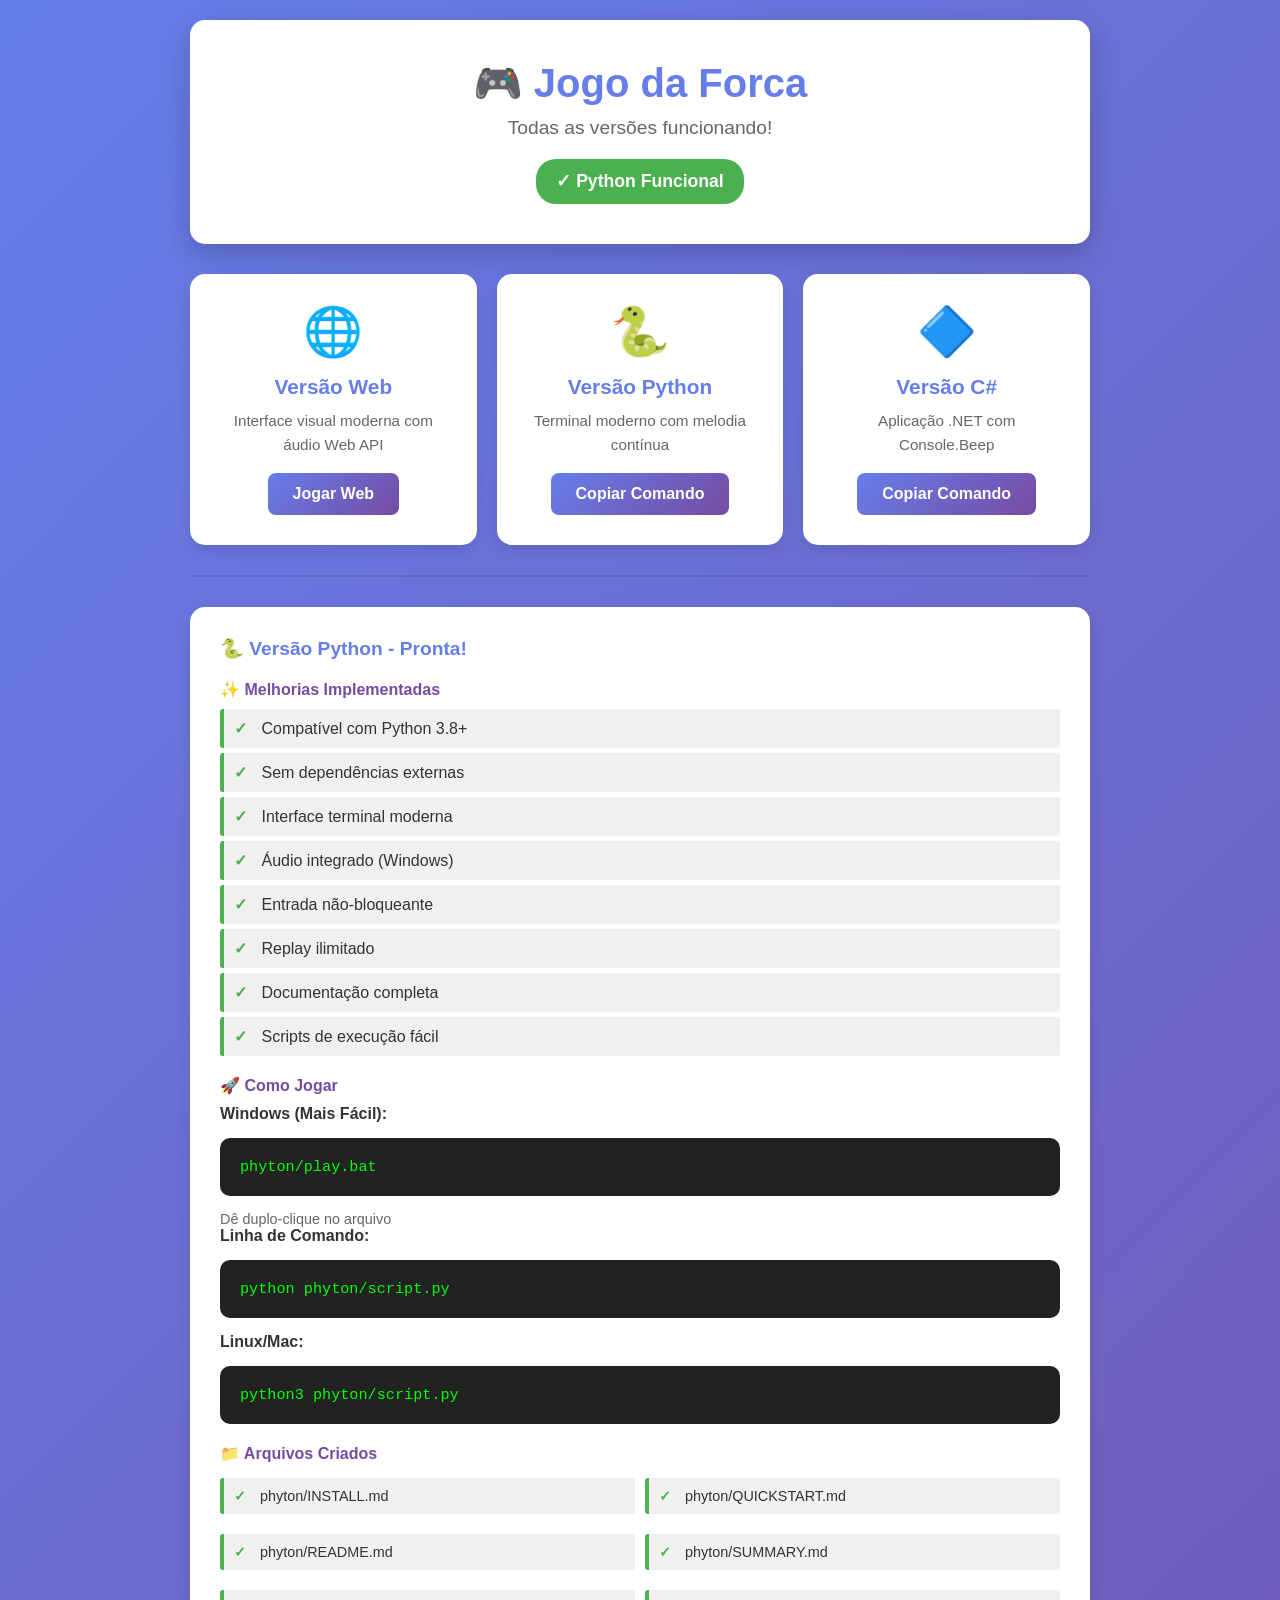
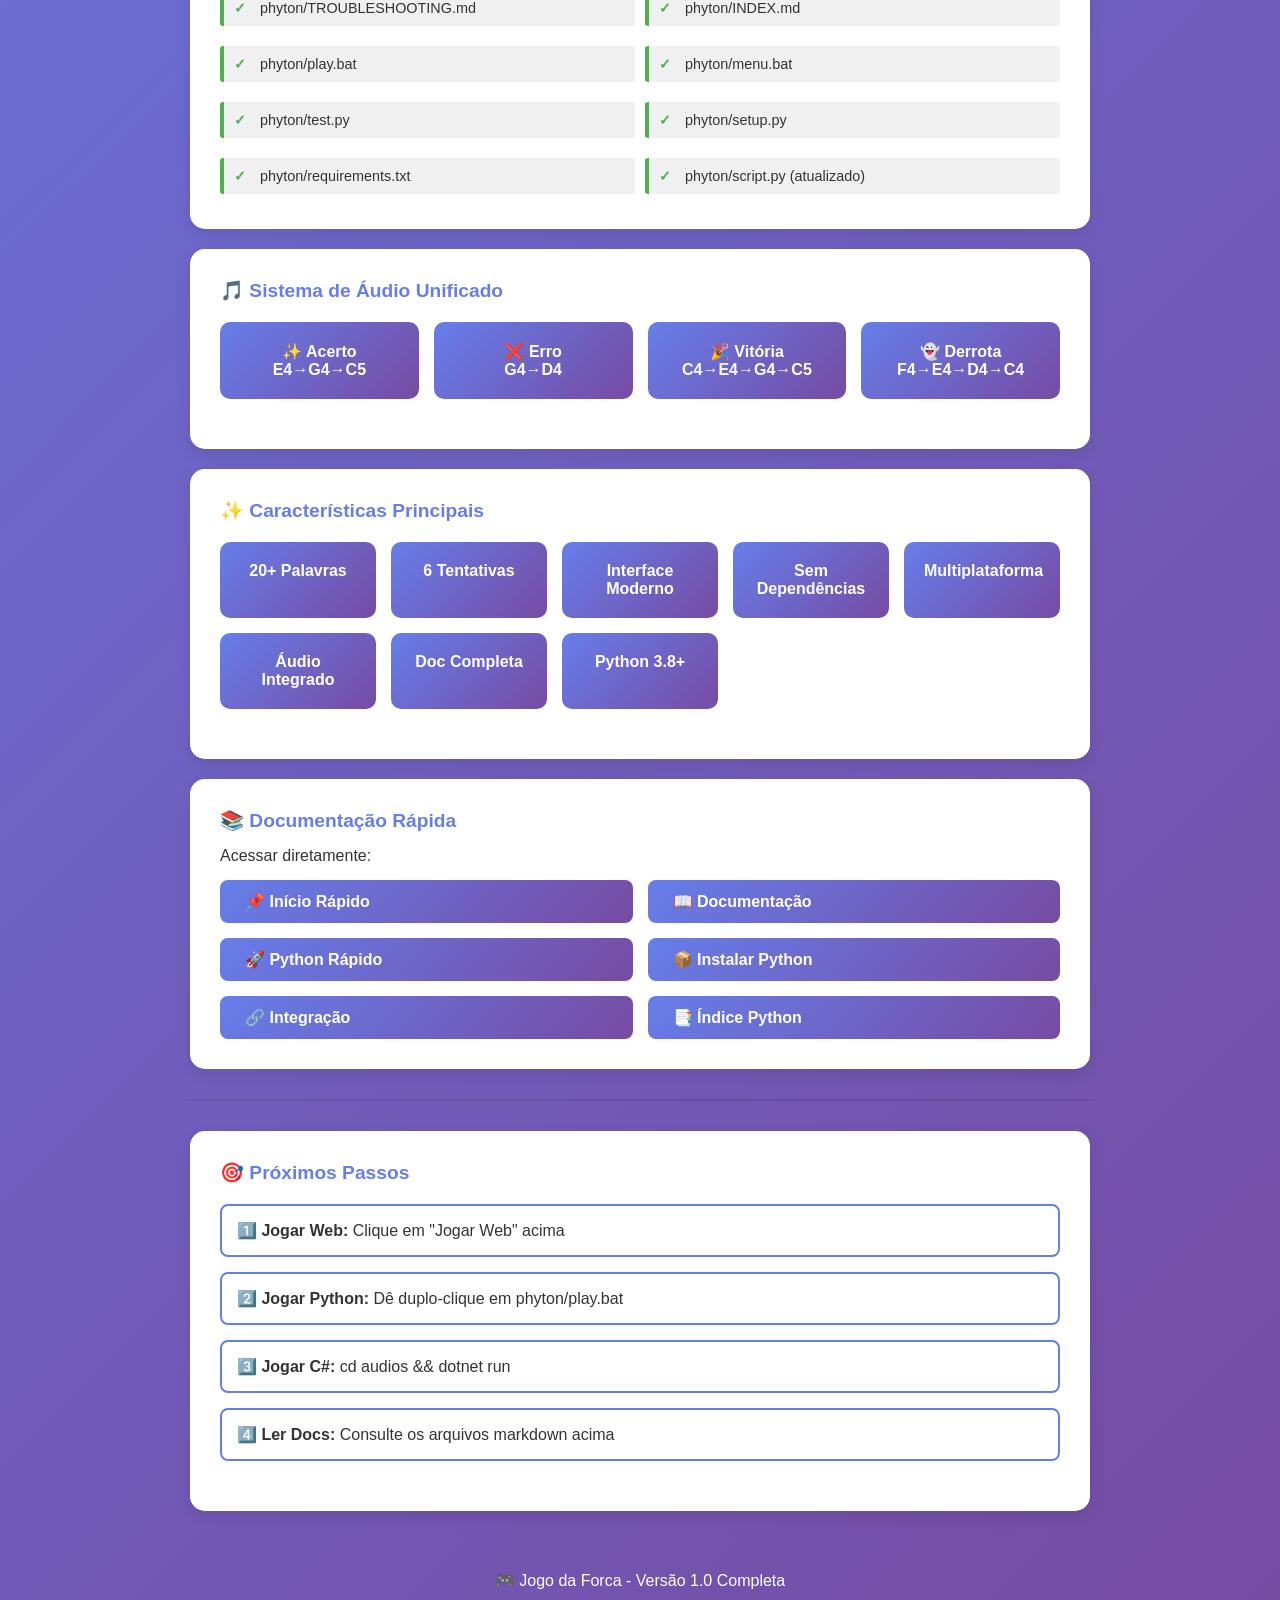
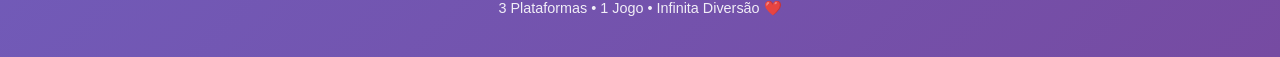
<file: python-ready.html>
<!DOCTYPE html>
<html lang="pt-br">
<head>
    <meta charset="UTF-8">
    <meta name="viewport" content="width=device-width, initial-scale=1.0">
    <title>Jogo da Forca - Versão Python Funcionando!</title>
    <style>
        * { margin: 0; padding: 0; box-sizing: border-box; }
        body {
            font-family: 'Segoe UI', Tahoma, Geneva, Verdana, sans-serif;
            background: linear-gradient(135deg, #667eea 0%, #764ba2 100%);
            min-height: 100vh;
            padding: 20px;
            color: #333;
        }
        .container { max-width: 900px; margin: 0 auto; }
        .banner {
            background: white;
            border-radius: 15px;
            padding: 40px;
            text-align: center;
            box-shadow: 0 10px 30px rgba(0,0,0,0.2);
            margin-bottom: 30px;
        }
        .banner h1 {
            font-size: 2.5rem;
            color: #667eea;
            margin-bottom: 10px;
        }
        .banner .subtitle {
            font-size: 1.2rem;
            color: #666;
            margin-bottom: 20px;
        }
        .status {
            display: inline-block;
            background: #4CAF50;
            color: white;
            padding: 12px 20px;
            border-radius: 20px;
            font-weight: bold;
            font-size: 1.1rem;
        }
        .grid {
            display: grid;
            grid-template-columns: repeat(auto-fit, minmax(250px, 1fr));
            gap: 20px;
            margin-bottom: 30px;
        }
        .card {
            background: white;
            border-radius: 15px;
            padding: 30px;
            text-align: center;
            box-shadow: 0 5px 15px rgba(0,0,0,0.1);
            transition: all 0.3s ease;
        }
        .card:hover {
            transform: translateY(-5px);
            box-shadow: 0 10px 25px rgba(0,0,0,0.2);
        }
        .card-icon { font-size: 3rem; margin-bottom: 15px; }
        .card h3 {
            color: #667eea;
            margin-bottom: 10px;
            font-size: 1.3rem;
        }
        .card p {
            color: #666;
            line-height: 1.6;
            margin-bottom: 15px;
            font-size: 0.95rem;
        }
        .btn {
            display: inline-block;
            padding: 12px 25px;
            background: linear-gradient(135deg, #667eea, #764ba2);
            color: white;
            text-decoration: none;
            border: none;
            border-radius: 8px;
            cursor: pointer;
            font-weight: bold;
            transition: all 0.3s ease;
            font-size: 1rem;
        }
        .btn:hover {
            transform: scale(1.05);
            box-shadow: 0 5px 15px rgba(102, 126, 234, 0.4);
        }
        .info-box {
            background: white;
            border-radius: 15px;
            padding: 30px;
            box-shadow: 0 5px 15px rgba(0,0,0,0.1);
            margin-bottom: 20px;
        }
        .info-box h3 {
            color: #667eea;
            margin-bottom: 15px;
            font-size: 1.2rem;
        }
        .check-item {
            padding: 10px;
            margin: 5px 0;
            background: #f0f0f0;
            border-left: 4px solid #4CAF50;
            border-radius: 3px;
        }
        .check-item::before {
            content: "✓ ";
            color: #4CAF50;
            font-weight: bold;
            margin-right: 10px;
        }
        .feature-grid {
            display: grid;
            grid-template-columns: repeat(auto-fit, minmax(150px, 1fr));
            gap: 15px;
            margin: 20px 0;
        }
        .feature {
            background: linear-gradient(135deg, #667eea, #764ba2);
            color: white;
            padding: 20px;
            border-radius: 10px;
            text-align: center;
            font-weight: bold;
        }
        .command-box {
            background: #222;
            color: #00ff00;
            padding: 20px;
            border-radius: 10px;
            font-family: 'Courier New', monospace;
            margin: 15px 0;
            overflow-x: auto;
            font-size: 0.95rem;
        }
        .divider {
            height: 2px;
            background: rgba(0,0,0,0.1);
            margin: 30px 0;
            border-radius: 1px;
        }
        footer {
            text-align: center;
            color: white;
            margin-top: 40px;
            padding: 20px;
        }
    </style>
</head>
<body>
    <div class="container">
        <!-- Banner Principal -->
        <div class="banner">
            <h1>🎮 Jogo da Forca</h1>
            <p class="subtitle">Todas as versões funcionando!</p>
            <div class="status">✓ Python Funcional</div>
        </div>

        <!-- Cards de Versões -->
        <div class="grid">
            <!-- Web -->
            <div class="card">
                <div class="card-icon">🌐</div>
                <h3>Versão Web</h3>
                <p>Interface visual moderna com áudio Web API</p>
                <a href="html/index.html" class="btn">Jogar Web</a>
            </div>

            <!-- Python -->
            <div class="card">
                <div class="card-icon">🐍</div>
                <h3>Versão Python</h3>
                <p>Terminal moderno com melodia contínua</p>
                <button class="btn" onclick="copiarComando('python phyton/script.py')">Copiar Comando</button>
            </div>

            <!-- C# -->
            <div class="card">
                <div class="card-icon">🔷</div>
                <h3>Versão C#</h3>
                <p>Aplicação .NET com Console.Beep</p>
                <button class="btn" onclick="copiarComando('cd audios && dotnet run')">Copiar Comando</button>
            </div>
        </div>

        <div class="divider"></div>

        <!-- Info Python -->
        <div class="info-box">
            <h3>🐍 Versão Python - Pronta!</h3>
            
            <h4 style="margin-top: 20px; margin-bottom: 10px; color: #764ba2;">✨ Melhorias Implementadas</h4>
            <div class="check-item">Compatível com Python 3.8+</div>
            <div class="check-item">Sem dependências externas</div>
            <div class="check-item">Interface terminal moderna</div>
            <div class="check-item">Áudio integrado (Windows)</div>
            <div class="check-item">Entrada não-bloqueante</div>
            <div class="check-item">Replay ilimitado</div>
            <div class="check-item">Documentação completa</div>
            <div class="check-item">Scripts de execução fácil</div>

            <h4 style="margin-top: 20px; margin-bottom: 10px; color: #764ba2;">🚀 Como Jogar</h4>
            
            <p><strong>Windows (Mais Fácil):</strong></p>
            <div class="command-box">phyton/play.bat</div>
            <p style="font-size: 0.9rem; color: #666;">Dê duplo-clique no arquivo</p>

            <p><strong>Linha de Comando:</strong></p>
            <div class="command-box">python phyton/script.py</div>

            <p><strong>Linux/Mac:</strong></p>
            <div class="command-box">python3 phyton/script.py</div>

            <h4 style="margin-top: 20px; margin-bottom: 10px; color: #764ba2;">📁 Arquivos Criados</h4>
            <div style="display: grid; grid-template-columns: repeat(2, 1fr); gap: 10px; font-size: 0.9rem;">
                <div class="check-item">phyton/INSTALL.md</div>
                <div class="check-item">phyton/QUICKSTART.md</div>
                <div class="check-item">phyton/README.md</div>
                <div class="check-item">phyton/SUMMARY.md</div>
                <div class="check-item">phyton/TROUBLESHOOTING.md</div>
                <div class="check-item">phyton/INDEX.md</div>
                <div class="check-item">phyton/play.bat</div>
                <div class="check-item">phyton/menu.bat</div>
                <div class="check-item">phyton/test.py</div>
                <div class="check-item">phyton/setup.py</div>
                <div class="check-item">phyton/requirements.txt</div>
                <div class="check-item">phyton/script.py (atualizado)</div>
            </div>
        </div>

        <!-- Recursos -->
        <div class="info-box">
            <h3>🎵 Sistema de Áudio Unificado</h3>
            <div class="feature-grid">
                <div class="feature">✨ Acerto<br>E4→G4→C5</div>
                <div class="feature">❌ Erro<br>G4→D4</div>
                <div class="feature">🎉 Vitória<br>C4→E4→G4→C5</div>
                <div class="feature">👻 Derrota<br>F4→E4→D4→C4</div>
            </div>
        </div>

        <!-- Características -->
        <div class="info-box">
            <h3>✨ Características Principais</h3>
            <div class="feature-grid">
                <div class="feature">20+ Palavras</div>
                <div class="feature">6 Tentativas</div>
                <div class="feature">Interface Moderno</div>
                <div class="feature">Sem Dependências</div>
                <div class="feature">Multiplataforma</div>
                <div class="feature">Áudio Integrado</div>
                <div class="feature">Doc Completa</div>
                <div class="feature">Python 3.8+</div>
            </div>
        </div>

        <!-- Links Úteis -->
        <div class="info-box">
            <h3>📚 Documentação Rápida</h3>
            <p style="margin-bottom: 15px;">Acessar diretamente:</p>
            <div style="display: grid; grid-template-columns: repeat(2, 1fr); gap: 15px;">
                <a href="START.md" class="btn">📌 Início Rápido</a>
                <a href="README.md" class="btn">📖 Documentação</a>
                <a href="phyton/QUICKSTART.md" class="btn">🚀 Python Rápido</a>
                <a href="phyton/INSTALL.md" class="btn">📦 Instalar Python</a>
                <a href="INTEGRACAO.md" class="btn">🔗 Integração</a>
                <a href="phyton/INDEX.md" class="btn">📑 Índice Python</a>
            </div>
        </div>

        <div class="divider"></div>

        <!-- Próximos Passos -->
        <div class="info-box">
            <h3>🎯 Próximos Passos</h3>
            <div class="feature-grid" style="grid-template-columns: 1fr;">
                <div style="background: white; border: 2px solid #667eea; color: #333; padding: 15px; border-radius: 8px;">
                    <strong>1️⃣ Jogar Web:</strong> Clique em "Jogar Web" acima
                </div>
                <div style="background: white; border: 2px solid #667eea; color: #333; padding: 15px; border-radius: 8px;">
                    <strong>2️⃣ Jogar Python:</strong> Dê duplo-clique em phyton/play.bat
                </div>
                <div style="background: white; border: 2px solid #667eea; color: #333; padding: 15px; border-radius: 8px;">
                    <strong>3️⃣ Jogar C#:</strong> cd audios && dotnet run
                </div>
                <div style="background: white; border: 2px solid #667eea; color: #333; padding: 15px; border-radius: 8px;">
                    <strong>4️⃣ Ler Docs:</strong> Consulte os arquivos markdown acima
                </div>
            </div>
        </div>

        <footer>
            <p>🎮 Jogo da Forca - Versão 1.0 Completa</p>
            <p style="font-size: 0.9rem; margin-top: 10px; opacity: 0.9;">
                3 Plataformas • 1 Jogo • Infinita Diversão ❤️
            </p>
        </footer>
    </div>

    <script>
        function copiarComando(cmd) {
            navigator.clipboard.writeText(cmd).then(() => {
                const btn = event.target;
                const original = btn.textContent;
                btn.textContent = '✓ Copiado!';
                setTimeout(() => {
                    btn.textContent = original;
                }, 2000);
            }).catch(() => {
                alert('Comando: ' + cmd);
            });
        }
    </script>
</body>
</html>
</file>
<file: css/style.css>
body {
    font-family: 'Segoe UI', Tahoma, Geneva, Verdana, sans-serif;
    background: linear-gradient(135deg, #667eea 0%, #764ba2 100%);
    color: white;
    display: flex;
    justify-content: center;
    align-items: center;
    height: 100vh;
    margin: 0;
    min-height: 100vh;
}

.game-container {
    text-align: center;
    background: rgba(52, 73, 94, 0.95);
    padding: 40px;
    border-radius: 20px;
    box-shadow: 0 20px 60px rgba(0, 0, 0, 0.6);
    max-width: 500px;
    width: 90%;
    animation: slideIn 0.5s ease-out;
}

@keyframes slideIn {
    from {
        opacity: 0;
        transform: translateY(-30px);
    }
    to {
        opacity: 1;
        transform: translateY(0);
    }
}

h1 {
    font-size: 2.5rem;
    margin: 0 0 20px 0;
    color: #ecf0f1;
    text-shadow: 2px 2px 4px rgba(0, 0, 0, 0.5);
}

.forca-status {
    font-size: 1.3rem;
    font-weight: bold;
    color: #e74c3c;
    margin-bottom: 20px;
    padding: 10px;
    background: rgba(0, 0, 0, 0.3);
    border-radius: 8px;
    letter-spacing: 1px;
}

.word-display {
    font-size: 2.5rem;
    letter-spacing: 15px;
    margin: 30px 0;
    font-family: 'Courier New', monospace;
    padding: 20px;
    background: rgba(0, 0, 0, 0.3);
    border-radius: 10px;
    border: 2px solid #3498db;
    min-height: 70px;
    display: flex;
    align-items: center;
    justify-content: center;
    animation: pulse 0.5s ease-in-out;
}

@keyframes pulse {
    0%, 100% { transform: scale(1); }
    50% { transform: scale(1.05); }
}

.keyboard {
    display: grid;
    grid-template-columns: repeat(auto-fit, minmax(40px, 1fr));
    gap: 10px;
    margin-top: 25px;
}

button {
    padding: 12px;
    font-size: 1rem;
    font-weight: 600;
    border: 2px solid transparent;
    border-radius: 8px;
    cursor: pointer;
    background: #ecf0f1;
    color: #2c3e50;
    transition: all 0.3s ease;
    text-transform: uppercase;
}

button:hover:not(:disabled) {
    background: #bdc3c7;
    transform: scale(1.1);
    box-shadow: 0 5px 15px rgba(0, 0, 0, 0.3);
}

button:active:not(:disabled) {
    transform: scale(0.95);
}

button:disabled {
    opacity: 0.4;
    cursor: not-allowed;
}

.correct {
    background: #2ecc71 !important;
    color: white !important;
    border-color: #27ae60 !important;
}

.wrong {
    background: #e74c3c !important;
    color: white !important;
    border-color: #c0392b !important;
    animation: shake 0.3s;
}

@keyframes shake {
    0%, 100% { transform: translateX(0); }
    25% { transform: translateX(-5px); }
    75% { transform: translateX(5px); }
}

.action-buttons {
    display: flex;
    gap: 12px;
    flex-wrap: wrap;
    justify-content: center;
    margin-top: 30px;
}

.reset-btn {
    background: linear-gradient(135deg, #3498db, #2980b9);
    color: white;
    padding: 14px 30px;
    font-weight: bold;
    border: none;
    font-size: 1.1rem;
    transition: all 0.3s ease;
    cursor: pointer;
}

.reset-btn:hover:not(:disabled) {
    background: linear-gradient(135deg, #2980b9, #1f618d);
    transform: translateY(-2px);
    box-shadow: 0 10px 25px rgba(52, 152, 219, 0.4);
}

.reset-btn:disabled {
    opacity: 0.6;
    cursor: not-allowed;
}

.hint-note {
    margin-top: 12px;
    color: #f0f0f0;
    font-size: 0.95rem;
}

.message {
    font-weight: bold;
    margin-top: 20px;
    font-size: 1.3rem;
    min-height: 30px;
    animation: messageAppear 0.5s ease-out;
}

@keyframes messageAppear {
    from {
        opacity: 0;
        transform: scale(0.8);
    }
    to {
        opacity: 1;
        transform: scale(1);
    }
}

#lives {
    font-size: 1.5rem;
    font-weight: bold;
    color: #f39c12;
}
</file>
